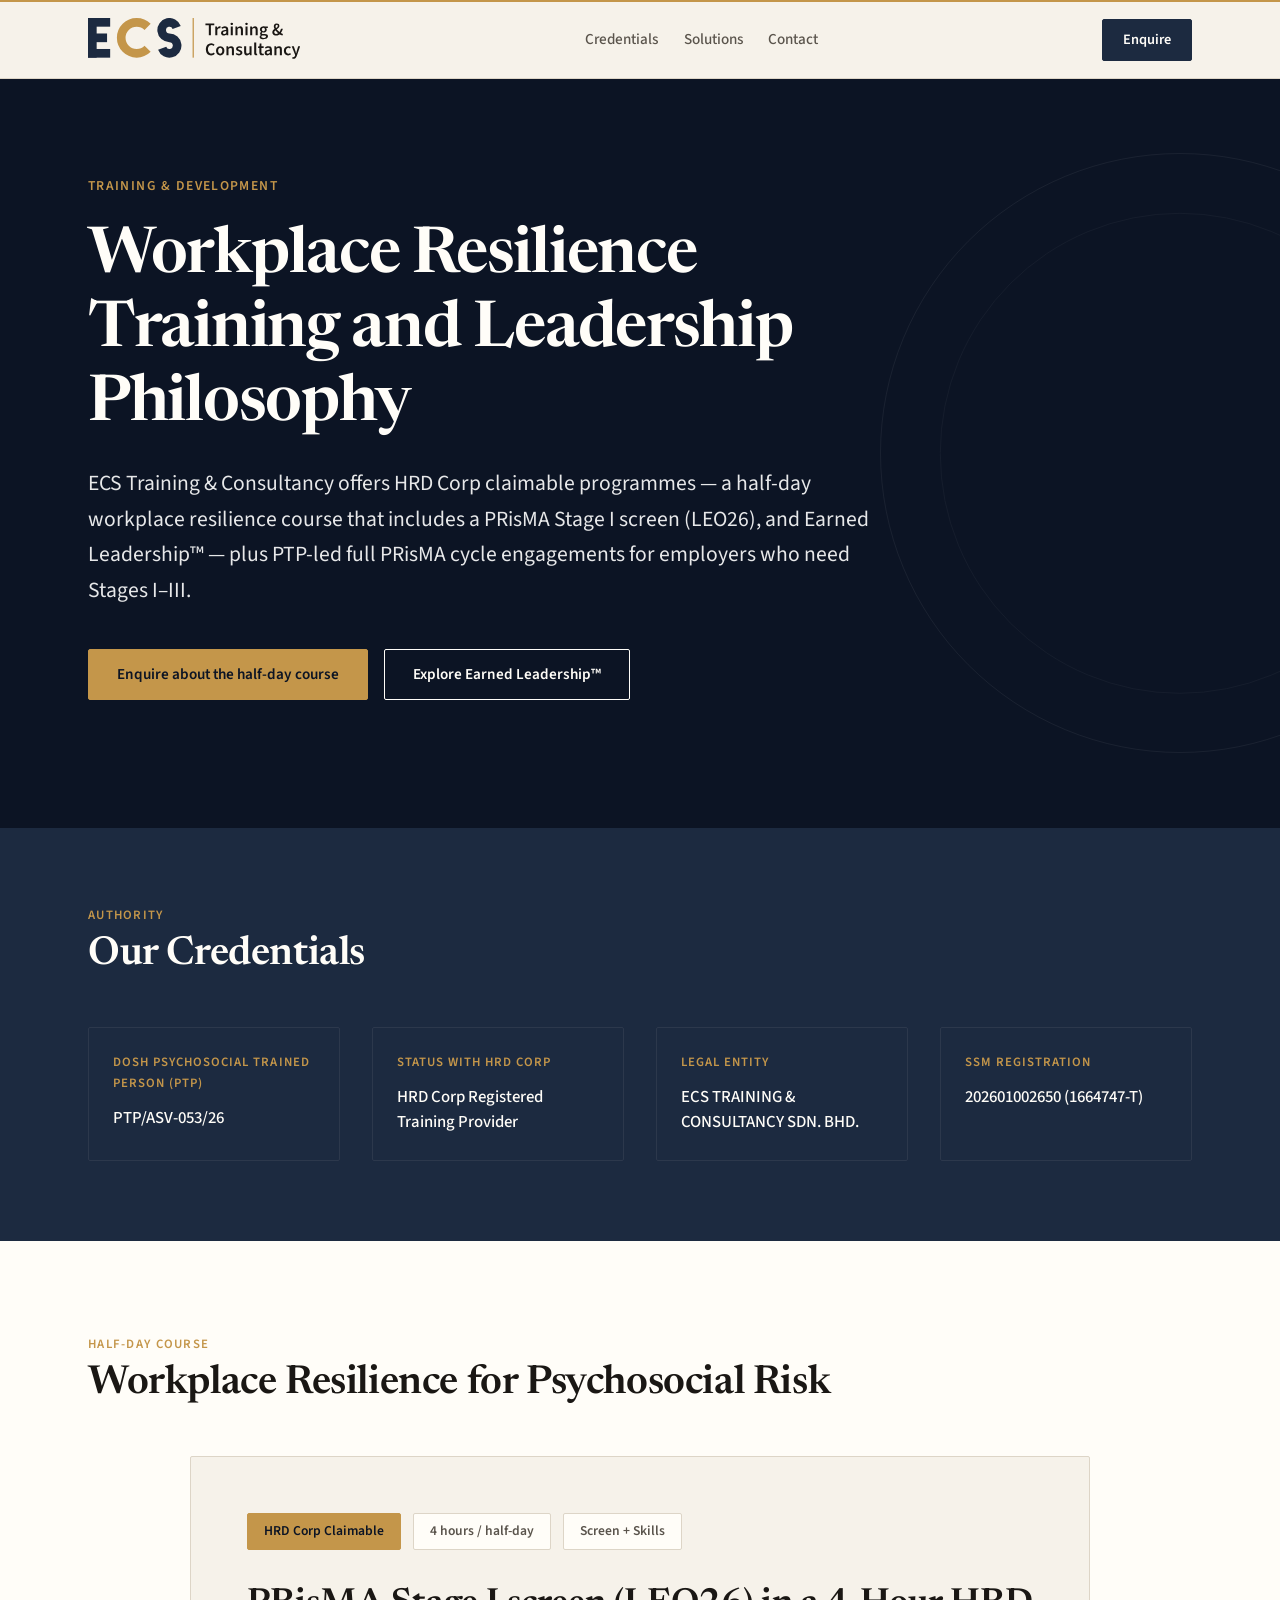
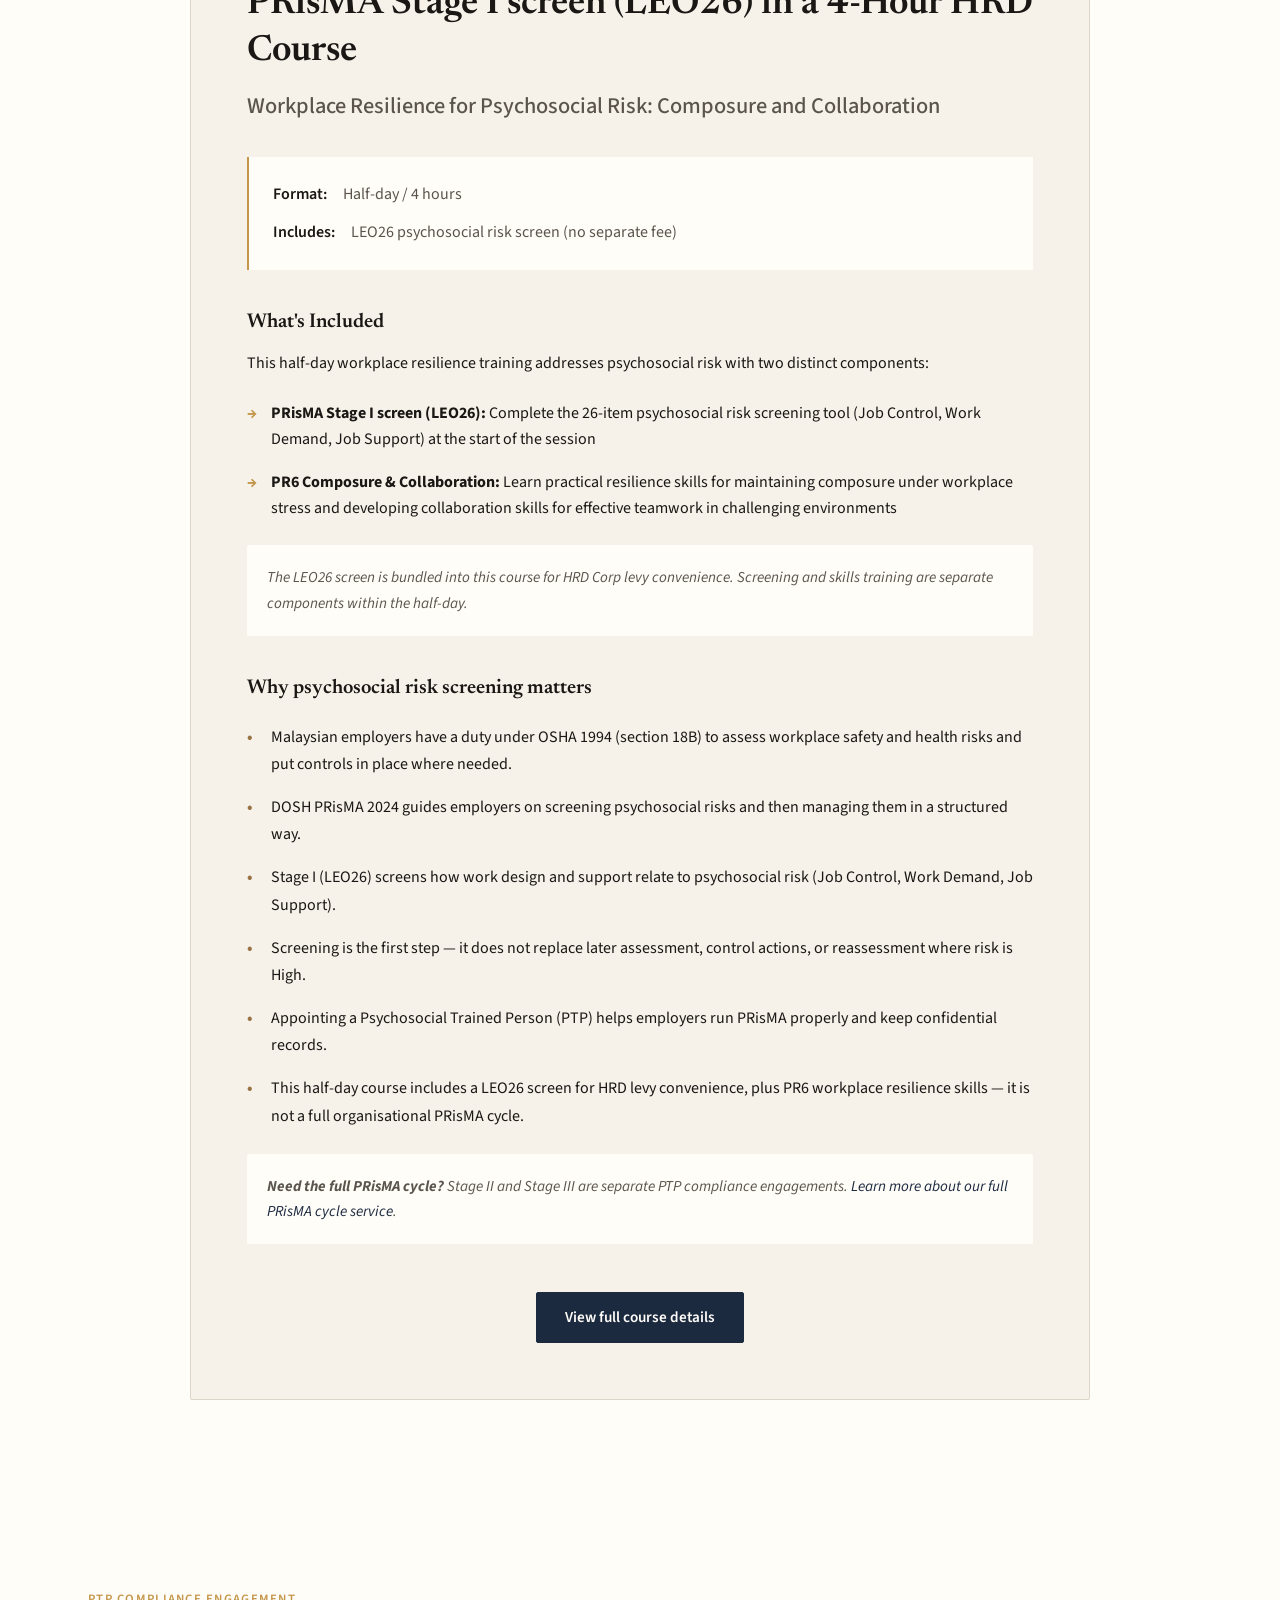
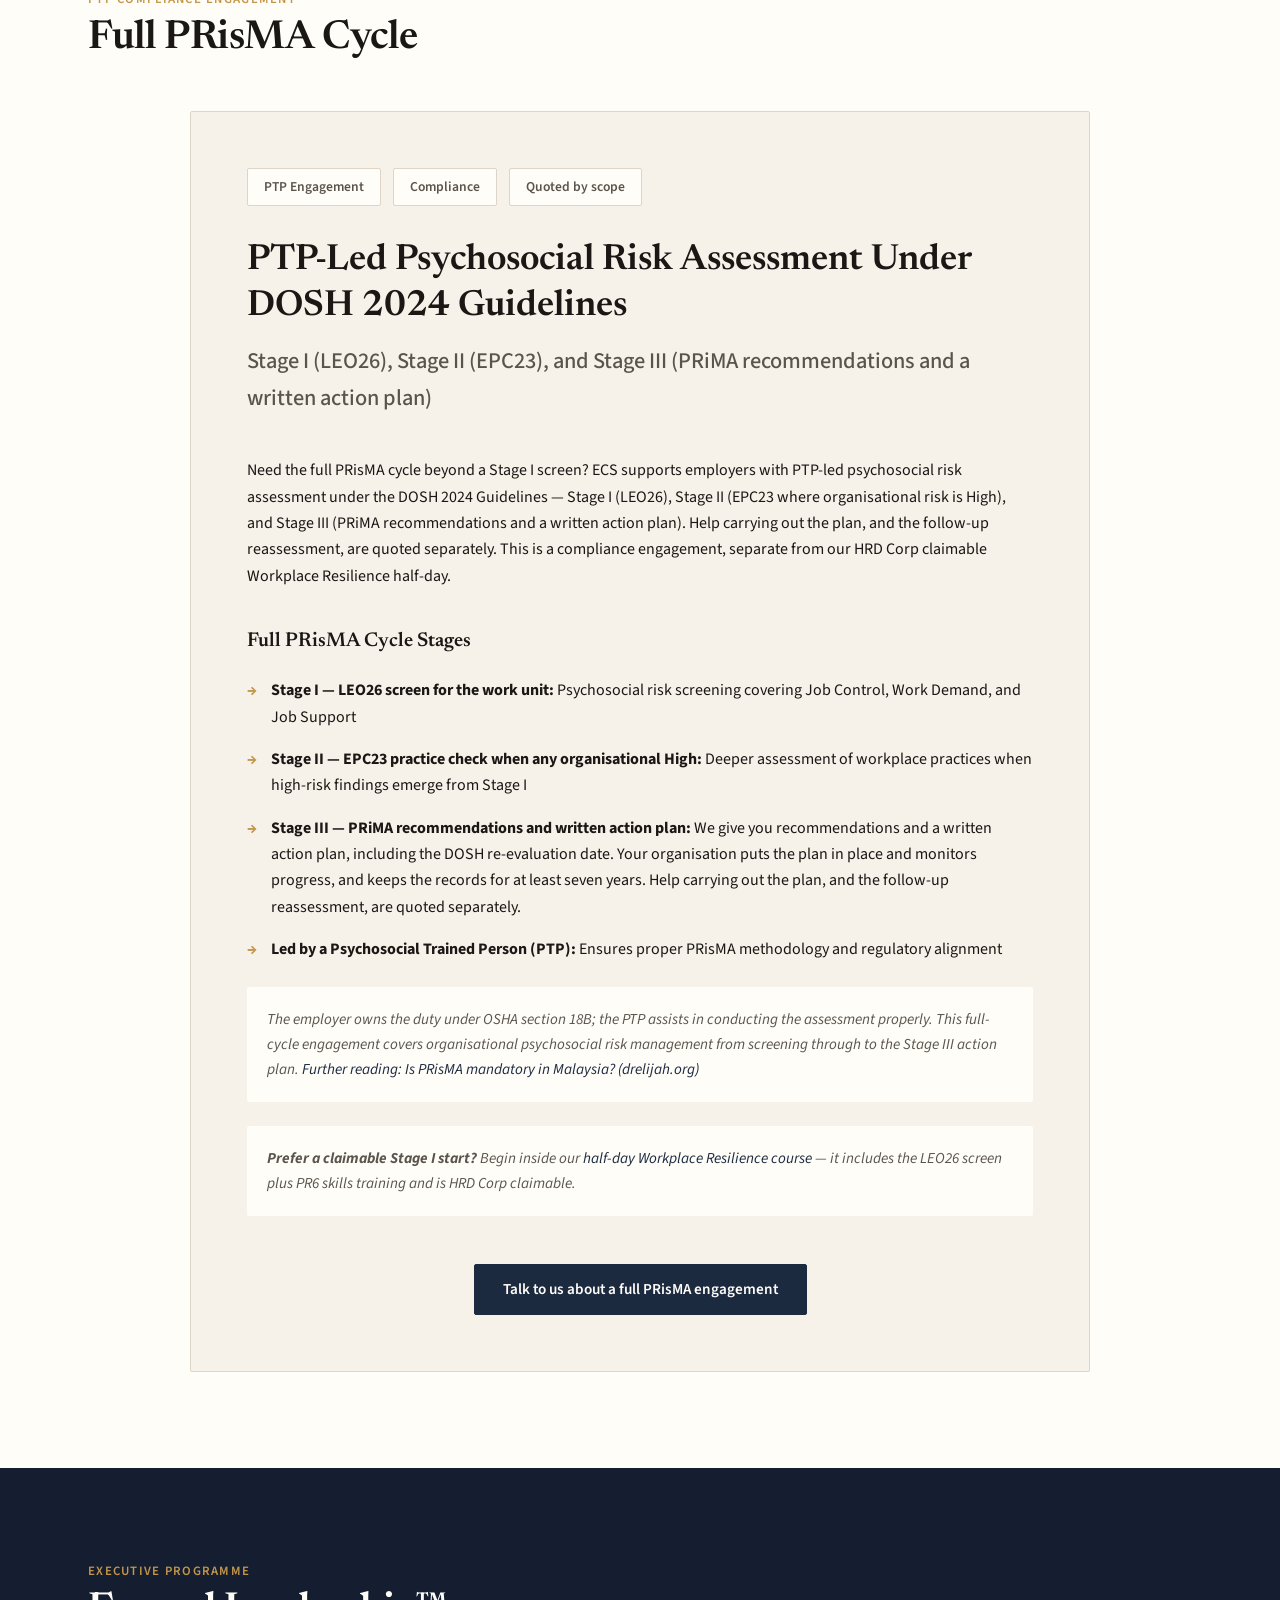
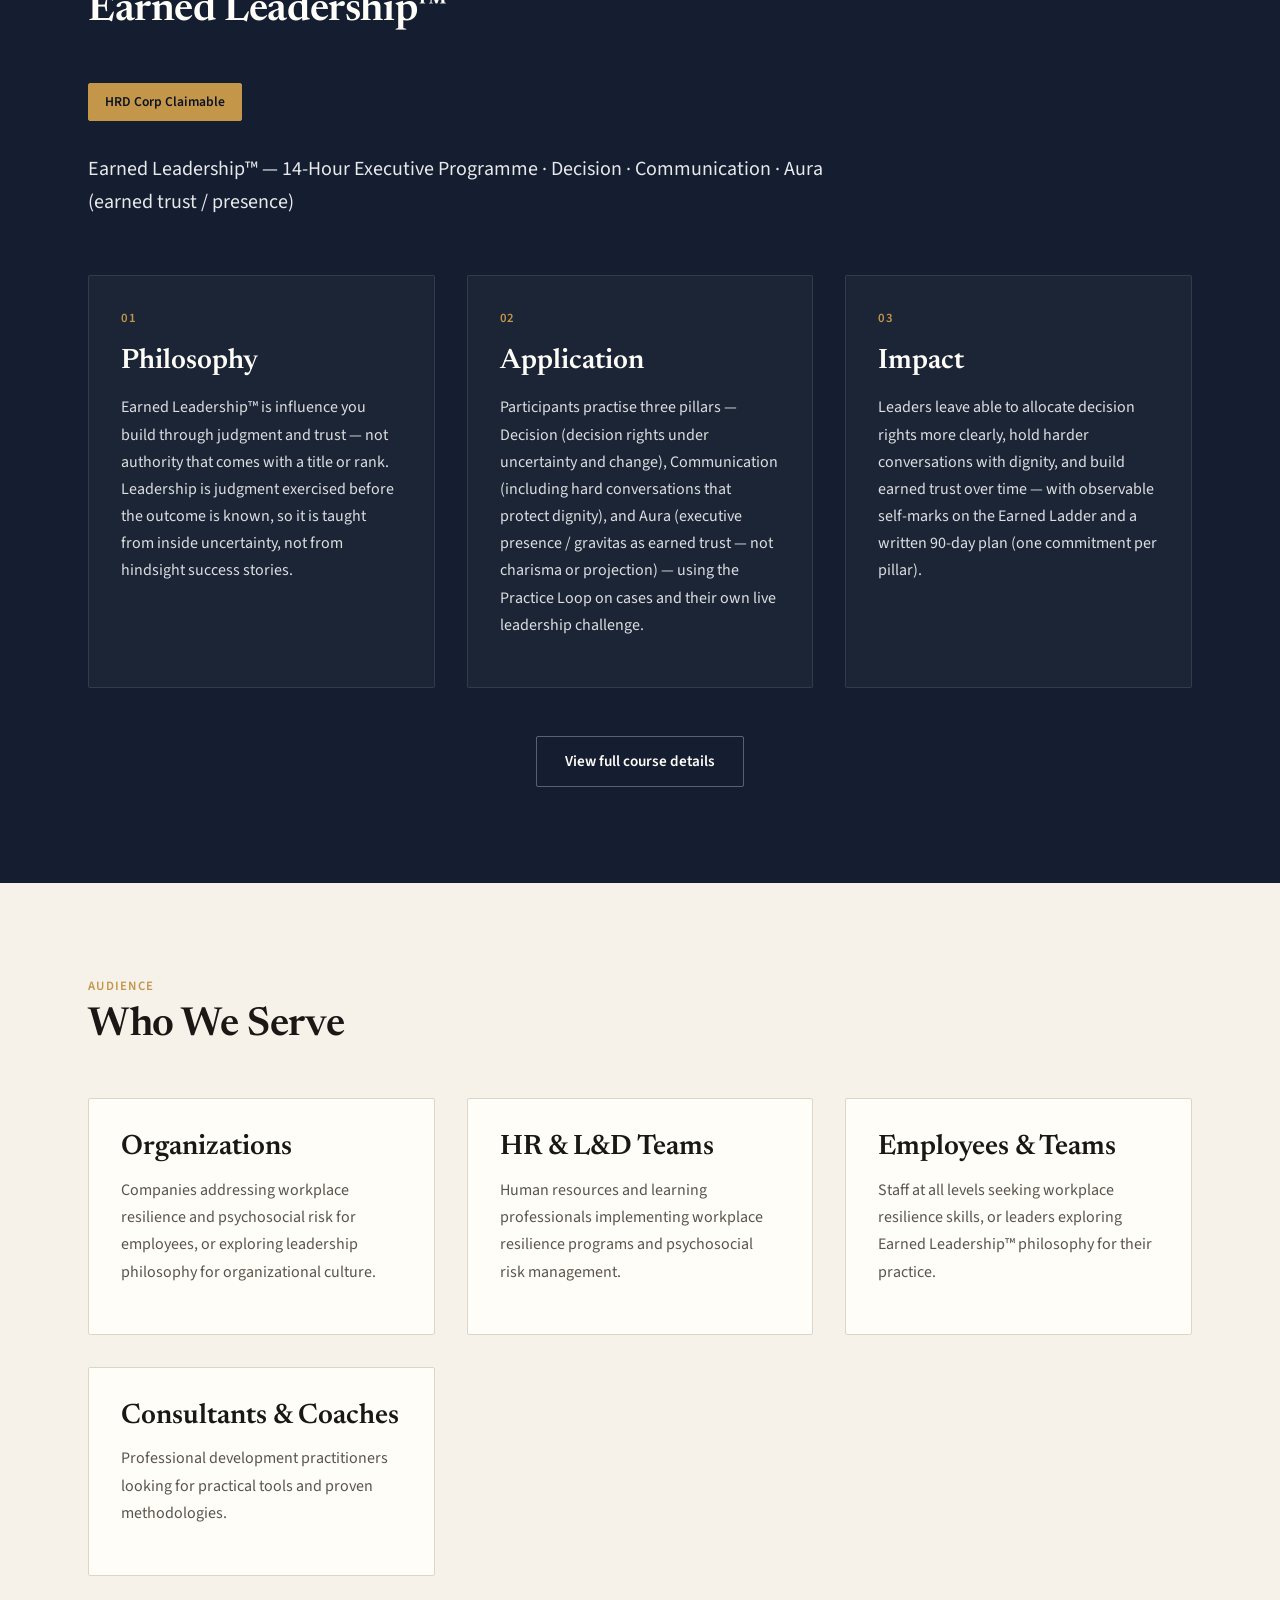
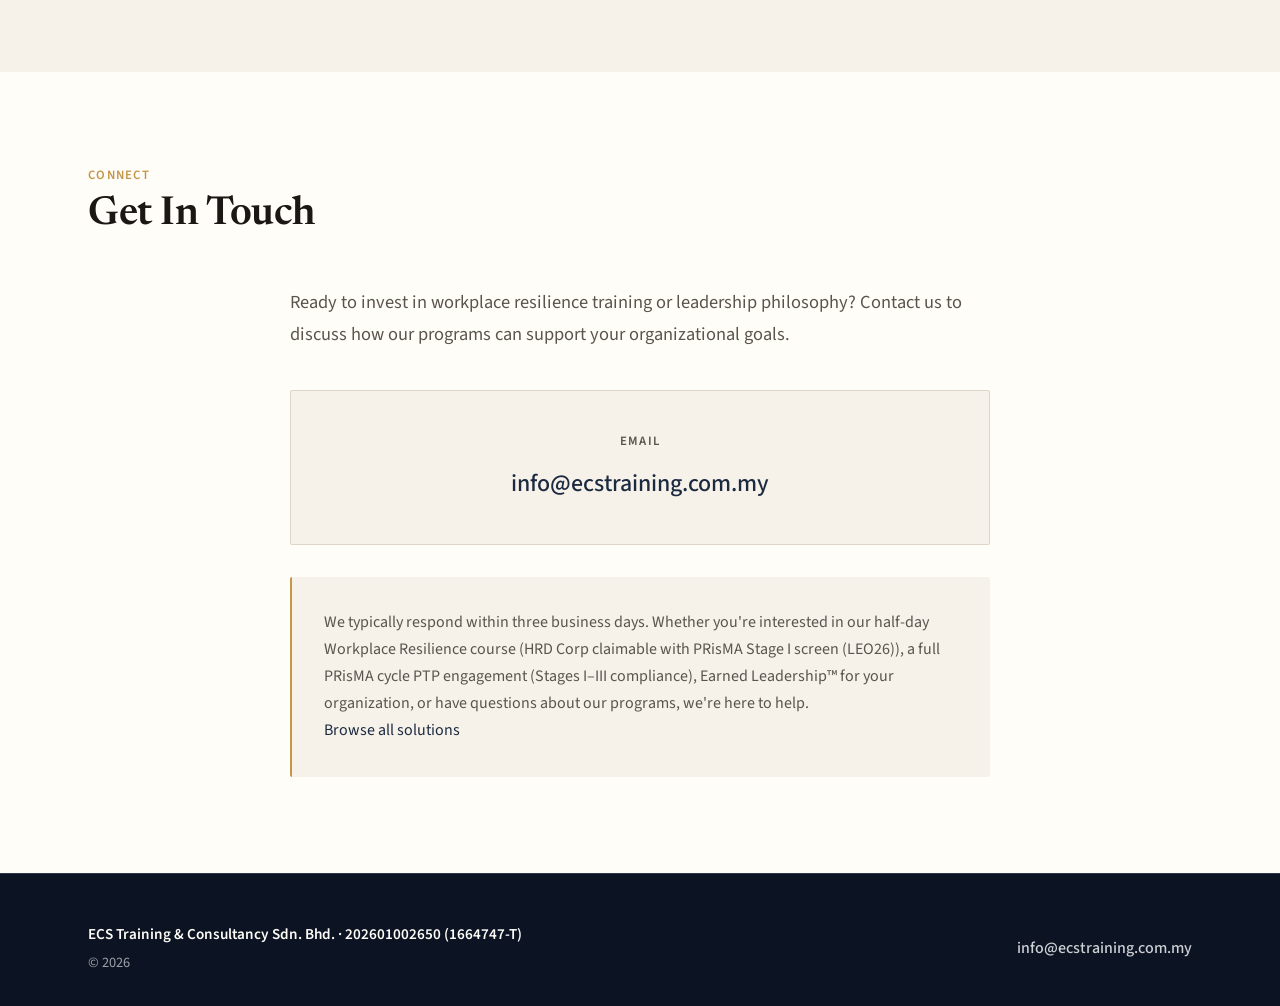
<file: index.html>
<!DOCTYPE html>
<html lang="en">
<head>
    <meta charset="UTF-8">
    <meta name="viewport" content="width=device-width, initial-scale=1.0">
    <meta name="description" content="ECS Training & Consultancy - HRD Corp claimable programmes: half-day Workplace Resilience for Psychosocial Risk (includes PRisMA Stage I screen (LEO26)) and Earned Leadership™ executive training.">
    <title>ECS Training & Consultancy | PRisMA & Earned Leadership Training</title>
    
    <!-- Canonical: prefer apex / over /index.html soft duplicate -->
    <link rel="canonical" href="https://ecstraining.com.my/">

    <!-- Open Graph -->
    <meta property="og:type" content="website">
    <meta property="og:url" content="https://ecstraining.com.my/">
    <meta property="og:site_name" content="ECS Training & Consultancy">
    <meta property="og:title" content="ECS Training & Consultancy | PRisMA & Earned Leadership Training">
    <meta property="og:description" content="ECS Training & Consultancy - HRD Corp claimable programmes: half-day Workplace Resilience for Psychosocial Risk (includes PRisMA Stage I screen (LEO26)) and Earned Leadership™ executive training.">
    <meta property="og:locale" content="en_MY">
    <meta property="og:image" content="https://ecstraining.com.my/og-image.png">
    <meta property="og:image:width" content="1200">
    <meta property="og:image:height" content="630">
    <meta property="og:image:alt" content="ECS Training & Consultancy">

    <!-- Twitter / X card -->
    <meta name="twitter:card" content="summary_large_image">
    <meta name="twitter:title" content="ECS Training & Consultancy | PRisMA & Earned Leadership Training">
    <meta name="twitter:description" content="ECS Training & Consultancy - HRD Corp claimable programmes: half-day Workplace Resilience for Psychosocial Risk (includes PRisMA Stage I screen (LEO26)) and Earned Leadership™ executive training.">
    <meta name="twitter:image" content="https://ecstraining.com.my/og-image.png">

    <!-- Favicon -->
    <link rel="icon" href="/favicon.ico" sizes="16x16 32x32 48x48">
    <link rel="apple-touch-icon" href="/apple-touch-icon.png">
    
    <link rel="preconnect" href="https://fonts.googleapis.com">
    <link rel="preconnect" href="https://fonts.gstatic.com" crossorigin>
    <link href="https://fonts.googleapis.com/css2?family=Newsreader:wght@400;500;600;700&family=Source+Sans+3:wght@400;500;600;700&display=swap" rel="stylesheet">
    <link rel="stylesheet" href="styles.css">
</head>
<body>
    <!-- Site Header -->
    <header class="site-header">
        <div class="header-rule"></div>
        <div class="container">
            <div class="header-content">
                <div class="header-brand">
                    <a href="/">
                        <img src="/ecs-header-lockup-light.svg" alt="ECS Training &amp; Consultancy" height="44" class="header-logo">
                    </a>
                </div>
                <nav class="header-nav" id="headerNav">
                    <a href="#credentials" class="nav-link">Credentials</a>
                    <a href="/courses/" class="nav-link">Solutions</a>
                    <a href="#contact" class="nav-link">Contact</a>
                </nav>
                <div class="header-cta">
                    <a href="#contact" class="btn btn-primary-small">Enquire</a>
                </div>
                <button class="nav-toggle" id="navToggle" aria-label="Toggle navigation">
                    <span></span>
                    <span></span>
                    <span></span>
                </button>
            </div>
        </div>
    </header>

    <!-- Hero Section -->
    <section class="hero">
        <div class="container">
            <div class="hero-content">
                <div class="hero-kicker">Training & Development</div>
                <h1 class="hero-title">Workplace Resilience Training and Leadership Philosophy</h1>
                <p class="hero-lede">ECS Training & Consultancy offers HRD Corp claimable programmes — a half-day workplace resilience course that includes a PRisMA Stage I screen (LEO26), and Earned Leadership™ — plus PTP-led full PRisMA cycle engagements for employers who need Stages I–III.</p>
                <div class="hero-actions">
                    <a href="/courses/workplace-resilience-leo26/" class="btn btn-primary">Enquire about the half-day course</a>
                    <a href="/courses/earned-leadership/" class="btn btn-secondary">Explore Earned Leadership™</a>
                </div>
            </div>
            <div class="hero-accent"></div>
        </div>
    </section>

    <!-- Credentials Section -->
    <section id="credentials" class="credentials">
        <div class="container">
            <h2 class="section-title">
                <span class="section-kicker">Authority</span>
                Our Credentials
            </h2>
            <div class="cred-grid">
                <div class="cred">
                    <div class="cred-label">DOSH Psychosocial Trained Person (PTP)</div>
                    <div class="cred-value">PTP/ASV-053/26</div>
                </div>
                <div class="cred">
                    <div class="cred-label">Status with HRD Corp</div>
                    <div class="cred-value">HRD Corp Registered Training Provider</div>
                </div>
                <div class="cred">
                    <div class="cred-label">Legal Entity</div>
                    <div class="cred-value">ECS TRAINING & CONSULTANCY SDN. BHD.</div>
                </div>
                <div class="cred">
                    <div class="cred-label">SSM Registration</div>
                    <div class="cred-value">202601002650 (1664747-T)</div>
                </div>
            </div>
        </div>
    </section>

    <!-- Primary Program Section -->
    <section id="programs" class="program-section">
        <div class="container">
            <h2 class="section-title">
                <span class="section-kicker">Half-day course</span>
                Workplace Resilience for Psychosocial Risk
            </h2>
            
            <div class="program-dossier">
                <div class="dossier-meta">
                    <span class="meta-tag meta-claimable">HRD Corp Claimable</span>
                    <span class="meta-tag">4 hours / half-day</span>
                    <span class="meta-tag">Screen + Skills</span>
                </div>
                
                <h3 class="dossier-title">PRisMA Stage I screen (LEO26) in a 4-Hour HRD Course</h3>
                <p class="dossier-subtitle">Workplace Resilience for Psychosocial Risk: Composure and Collaboration</p>
                
                <div class="dossier-details">
                    <div class="detail-row">
                        <span class="detail-label">Format:</span>
                        <span class="detail-value">Half-day / 4 hours</span>
                    </div>
                    <div class="detail-row">
                        <span class="detail-label">Includes:</span>
                        <span class="detail-value">LEO26 psychosocial risk screen (no separate fee)</span>
                    </div>
                </div>

                <div class="dossier-content">
                    <h4>What's Included</h4>
                    <p>This half-day workplace resilience training addresses psychosocial risk with two distinct components:</p>
                    <ul class="dossier-list">
                        <li><strong>PRisMA Stage I screen (LEO26):</strong> Complete the 26-item psychosocial risk screening tool (Job Control, Work Demand, Job Support) at the start of the session</li>
                        <li><strong>PR6 Composure & Collaboration:</strong> Learn practical resilience skills for maintaining composure under workplace stress and developing collaboration skills for effective teamwork in challenging environments</li>
                    </ul>
                    <p class="dossier-note"><em>The LEO26 screen is bundled into this course for HRD Corp levy convenience. Screening and skills training are separate components within the half-day.</em></p>

                    <h4>Why psychosocial risk screening matters</h4>
                    <ul class="compliance-list">
                        <li>Malaysian employers have a duty under OSHA 1994 (section 18B) to assess workplace safety and health risks and put controls in place where needed.</li>
                        <li>DOSH PRisMA 2024 guides employers on screening psychosocial risks and then managing them in a structured way.</li>
                        <li>Stage I (LEO26) screens how work design and support relate to psychosocial risk (Job Control, Work Demand, Job Support).</li>
                        <li>Screening is the first step — it does not replace later assessment, control actions, or reassessment where risk is High.</li>
                        <li>Appointing a Psychosocial Trained Person (PTP) helps employers run PRisMA properly and keep confidential records.</li>
                        <li>This half-day course includes a LEO26 screen for HRD levy convenience, plus PR6 workplace resilience skills — it is not a full organisational PRisMA cycle.</li>
                    </ul>
                    
                    <p class="dossier-note"><strong>Need the full PRisMA cycle?</strong> Stage II and Stage III are separate PTP compliance engagements. <a href="#prisma-cycle">Learn more about our full PRisMA cycle service</a>.</p>
                </div>

                <div class="dossier-cta">
                    <a href="/courses/workplace-resilience-leo26/" class="btn btn-primary">View full course details</a>
                </div>
            </div>
        </div>
    </section>

    <!-- Full PRisMA Cycle Section -->
    <section id="prisma-cycle" class="program-section prisma-cycle-section">
        <div class="container">
            <h2 class="section-title">
                <span class="section-kicker">PTP Compliance Engagement</span>
                Full PRisMA Cycle
            </h2>
            
            <div class="program-dossier">
                <div class="dossier-meta">
                    <span class="meta-tag">PTP Engagement</span>
                    <span class="meta-tag">Compliance</span>
                    <span class="meta-tag">Quoted by scope</span>
                </div>
                
                <h3 class="dossier-title">PTP-Led Psychosocial Risk Assessment Under DOSH 2024 Guidelines</h3>
                <p class="dossier-subtitle">Stage I (LEO26), Stage II (EPC23), and Stage III (PRiMA recommendations and a written action plan)</p>
                
                <div class="dossier-content">
                    <p>Need the full PRisMA cycle beyond a Stage I screen? ECS supports employers with PTP-led psychosocial risk assessment under the DOSH 2024 Guidelines — Stage I (LEO26), Stage II (EPC23 where organisational risk is High), and Stage III (PRiMA recommendations and a written action plan). Help carrying out the plan, and the follow-up reassessment, are quoted separately. This is a compliance engagement, separate from our HRD Corp claimable Workplace Resilience half-day.</p>
                    
                    <h4>Full PRisMA Cycle Stages</h4>
                    <ul class="dossier-list">
                        <li><strong>Stage I — LEO26 screen for the work unit:</strong> Psychosocial risk screening covering Job Control, Work Demand, and Job Support</li>
                        <li><strong>Stage II — EPC23 practice check when any organisational High:</strong> Deeper assessment of workplace practices when high-risk findings emerge from Stage I</li>
                        <li><strong>Stage III — PRiMA recommendations and written action plan:</strong> We give you recommendations and a written action plan, including the DOSH re-evaluation date. Your organisation puts the plan in place and monitors progress, and keeps the records for at least seven years. Help carrying out the plan, and the follow-up reassessment, are quoted separately.</li>
                        <li><strong>Led by a Psychosocial Trained Person (PTP):</strong> Ensures proper PRisMA methodology and regulatory alignment</li>
                    </ul>
                    
                    <p class="dossier-note"><em>The employer owns the duty under OSHA section 18B; the PTP assists in conducting the assessment properly. This full-cycle engagement covers organisational psychosocial risk management from screening through to the Stage III action plan.</em> <a href="https://drelijah.org/is-prisma-mandatory-malaysia" target="_blank" rel="noopener">Further reading: Is PRisMA mandatory in Malaysia? (drelijah.org)</a></p>
                    
                    <p class="dossier-note"><strong>Prefer a claimable Stage I start?</strong> Begin inside our <a href="/courses/workplace-resilience-leo26/">half-day Workplace Resilience course</a> — it includes the LEO26 screen plus PR6 skills training and is HRD Corp claimable.</p>
                </div>

                <div class="dossier-cta">
                    <a href="mailto:info@ecstraining.com.my?subject=Full%20PRisMA%20engagement" class="btn btn-primary">Talk to us about a full PRisMA engagement</a>
                </div>
            </div>
        </div>
    </section>

    <!-- Earned Leadership Section -->
    <section id="earned-leadership" class="el-section">
        <div class="container">
            <h2 class="section-title section-title-light">
                <span class="section-kicker">Executive Programme</span>
                Earned Leadership™
            </h2>
            <div class="dossier-meta">
                <span class="meta-tag meta-claimable">HRD Corp Claimable</span>
            </div>
            <p class="el-intro">Earned Leadership™ — 14-Hour Executive Programme · Decision · Communication · Aura (earned trust / presence)</p>
            
            <div class="el-grid">
                <div class="el-card">
                    <div class="el-number">01</div>
                    <h3>Philosophy</h3>
                    <p>Earned Leadership™ is influence you build through judgment and trust — not authority that comes with a title or rank. Leadership is judgment exercised before the outcome is known, so it is taught from inside uncertainty, not from hindsight success stories.</p>
                </div>
                <div class="el-card">
                    <div class="el-number">02</div>
                    <h3>Application</h3>
                    <p>Participants practise three pillars — Decision (decision rights under uncertainty and change), Communication (including hard conversations that protect dignity), and Aura (executive presence / gravitas as earned trust — not charisma or projection) — using the Practice Loop on cases and their own live leadership challenge.</p>
                </div>
                <div class="el-card">
                    <div class="el-number">03</div>
                    <h3>Impact</h3>
                    <p>Leaders leave able to allocate decision rights more clearly, hold harder conversations with dignity, and build earned trust over time — with observable self-marks on the Earned Ladder and a written 90-day plan (one commitment per pillar).</p>
                </div>
            </div>

            <div class="el-cta">
                <a href="/courses/earned-leadership/" class="btn btn-secondary-light">View full course details</a>
            </div>
        </div>
    </section>

    <!-- Who We Serve Section -->
    <section id="who-we-serve" class="serve-section">
        <div class="container">
            <h2 class="section-title">
                <span class="section-kicker">Audience</span>
                Who We Serve
            </h2>
            <div class="serve-grid">
                <div class="serve-card">
                    <h3>Organizations</h3>
                    <p>Companies addressing workplace resilience and psychosocial risk for employees, or exploring leadership philosophy for organizational culture.</p>
                </div>
                <div class="serve-card">
                    <h3>HR & L&D Teams</h3>
                    <p>Human resources and learning professionals implementing workplace resilience programs and psychosocial risk management.</p>
                </div>
                <div class="serve-card">
                    <h3>Employees & Teams</h3>
                    <p>Staff at all levels seeking workplace resilience skills, or leaders exploring Earned Leadership™ philosophy for their practice.</p>
                </div>
                <div class="serve-card">
                    <h3>Consultants & Coaches</h3>
                    <p>Professional development practitioners looking for practical tools and proven methodologies.</p>
                </div>
            </div>
        </div>
    </section>

    <!-- Contact Section -->
    <section id="contact" class="contact-section">
        <div class="container">
            <h2 class="section-title">
                <span class="section-kicker">Connect</span>
                Get In Touch
            </h2>
            <div class="contact-content">
                <p class="contact-intro">Ready to invest in workplace resilience training or leadership philosophy? Contact us to discuss how our programs can support your organizational goals.</p>
                
                <div class="contact-card">
                    <div class="contact-label">Email</div>
                    <a href="mailto:info@ecstraining.com.my" class="contact-link">info@ecstraining.com.my</a>
                </div>

                <div class="contact-note">
                    <p>We typically respond within three business days. Whether you're interested in our half-day Workplace Resilience course (HRD Corp claimable with PRisMA Stage I screen (LEO26)), a full PRisMA cycle PTP engagement (Stages I–III compliance), Earned Leadership™ for your organization, or have questions about our programs, we're here to help.</p>
                    <p><a href="/courses/">Browse all solutions</a></p>
                </div>
            </div>
        </div>
    </section>

    <!-- Footer -->
    <footer class="site-footer">
        <div class="container">
            <div class="footer-content">
                <div class="footer-company">
                    <p class="footer-legal">ECS Training & Consultancy Sdn. Bhd. · 202601002650 (1664747-T)</p>
                    <p class="footer-year">&copy; 2026</p>
                </div>
                <div class="footer-contact">
                    <a href="mailto:info@ecstraining.com.my">info@ecstraining.com.my</a>
                </div>
            </div>
        </div>
    </footer>

    <script type="application/ld+json">
    {
        "@context": "https://schema.org",
        "@graph": [
            {
                "@type": "Organization",
                "@id": "https://ecstraining.com.my/#organization",
                "name": "ECS Training & Consultancy Sdn. Bhd.",
                "legalName": "ECS TRAINING & CONSULTANCY SDN. BHD.",
                "url": "https://ecstraining.com.my/",
                "logo": "https://ecstraining.com.my/ecs-header-lockup-light.svg",
                "email": "info@ecstraining.com.my",
                "identifier": {
                    "@type": "PropertyValue",
                    "propertyID": "SSM",
                    "value": "202601002650 (1664747-T)"
                },
                "sameAs": [
                    "https://drelijah.org/"
                ],
                "employee": {
                    "@id": "https://ecstraining.com.my/#elijah-ting"
                }
            },
            {
                "@type": "Person",
                "@id": "https://ecstraining.com.my/#elijah-ting",
                "name": "Elijah Ting, ED – L&D",
                "alternateName": [
                    "Dr Elijah Ting",
                    "Ting Moi Kieng"
                ],
                "jobTitle": "Principal Consultant & Lead Trainer",
                "url": "https://drelijah.org",
                "sameAs": [
                    "https://drelijah.org/"
                ],
                "worksFor": {
                    "@id": "https://ecstraining.com.my/#organization"
                }
            },
            {
                "@type": "WebSite",
                "@id": "https://ecstraining.com.my/#website",
                "url": "https://ecstraining.com.my/",
                "name": "ECS Training & Consultancy",
                "publisher": {
                    "@id": "https://ecstraining.com.my/#organization"
                }
            },
            {
                "@type": "WebPage",
                "@id": "https://ecstraining.com.my/#webpage",
                "url": "https://ecstraining.com.my/",
                "name": "ECS Training & Consultancy | PRisMA & Earned Leadership Training",
                "description": "ECS Training & Consultancy - HRD Corp claimable programmes: half-day Workplace Resilience for Psychosocial Risk (includes PRisMA Stage I screen (LEO26)) and Earned Leadership™ executive training.",
                "isPartOf": {
                    "@id": "https://ecstraining.com.my/#website"
                },
                "about": {
                    "@id": "https://ecstraining.com.my/#organization"
                }
            }
        ]
    }
    </script>

    <script>
        // Mobile nav toggle
        const navToggle = document.getElementById('navToggle');
        const headerNav = document.getElementById('headerNav');
        
        navToggle.addEventListener('click', () => {
            headerNav.classList.toggle('active');
            navToggle.classList.toggle('active');
        });

        // Close mobile nav when clicking a link
        document.querySelectorAll('.nav-link').forEach(link => {
            link.addEventListener('click', () => {
                headerNav.classList.remove('active');
                navToggle.classList.remove('active');
            });
        });

        // Sticky header
        let lastScroll = 0;
        const header = document.querySelector('.site-header');
        
        window.addEventListener('scroll', () => {
            const currentScroll = window.pageYOffset;
            
            if (currentScroll > 100) {
                header.classList.add('scrolled');
            } else {
                header.classList.remove('scrolled');
            }
            
            lastScroll = currentScroll;
        });
    </script>
</body>
</html>
</file>
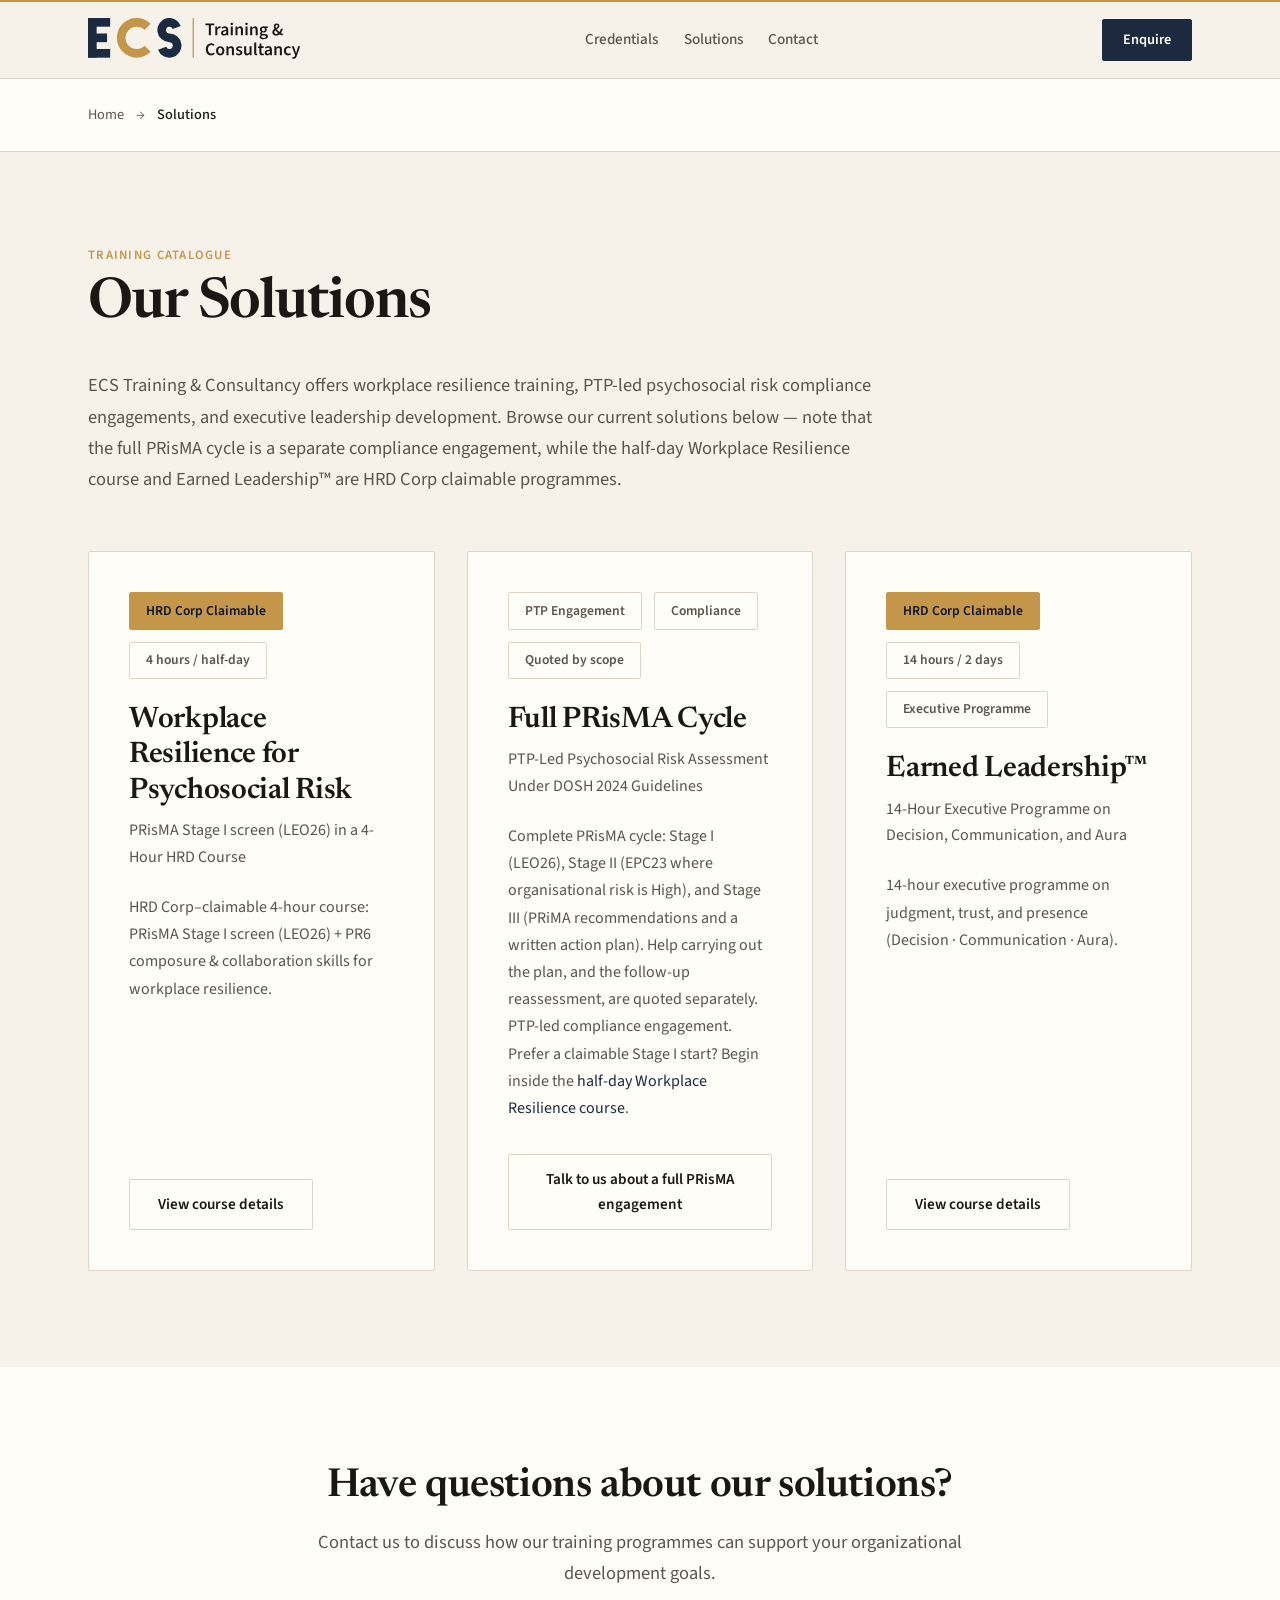
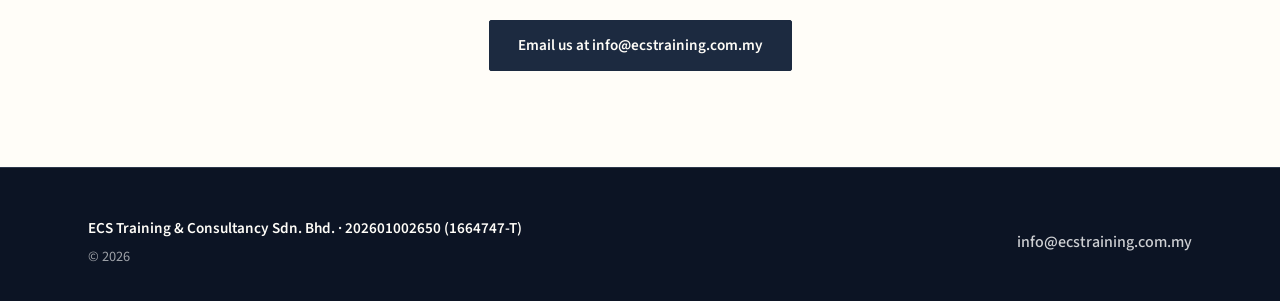
<file: courses/index.html>
<!DOCTYPE html>
<html lang="en">
<head>
    <meta charset="UTF-8">
    <meta name="viewport" content="width=device-width, initial-scale=1.0">
    <meta name="description" content="Browse ECS Training & Consultancy's HRD Corp claimable course catalogue: Workplace Resilience for Psychosocial Risk (includes PRisMA Stage I screen (LEO26)), and Earned Leadership™ executive programme.">
    <title>Solutions | ECS Training & Consultancy</title>
    <link rel="canonical" href="https://ecstraining.com.my/courses/">
    
    <!-- Favicon -->
    <link rel="icon" href="/favicon.ico" sizes="16x16 32x32 48x48">
    <link rel="apple-touch-icon" href="/apple-touch-icon.png">
    
    <link rel="preconnect" href="https://fonts.googleapis.com">
    <link rel="preconnect" href="https://fonts.gstatic.com" crossorigin>
    <link href="https://fonts.googleapis.com/css2?family=Newsreader:wght@400;500;600;700&family=Source+Sans+3:wght@400;500;600;700&display=swap" rel="stylesheet">
    <link rel="stylesheet" href="../styles.css">
    
    <!-- Open Graph -->
    <meta property="og:type" content="website">
    <meta property="og:title" content="Solutions | ECS Training & Consultancy">
    <meta property="og:description" content="Browse ECS Training & Consultancy's HRD Corp claimable course catalogue: Workplace Resilience for Psychosocial Risk (includes PRisMA Stage I screen (LEO26)), and Earned Leadership™ executive programme.">
    <meta property="og:url" content="https://ecstraining.com.my/courses/">
    <meta property="og:image" content="https://ecstraining.com.my/og-image.png">
    <meta property="og:image:width" content="1200">
    <meta property="og:image:height" content="630">
    <meta property="og:image:alt" content="ECS Training & Consultancy">
    
    <!-- Twitter Card -->
    <meta name="twitter:card" content="summary_large_image">
    <meta name="twitter:title" content="Solutions | ECS Training & Consultancy">
    <meta name="twitter:description" content="Browse ECS Training & Consultancy's HRD Corp claimable course catalogue: Workplace Resilience for Psychosocial Risk (includes PRisMA Stage I screen (LEO26)), and Earned Leadership™ executive programme.">
    <meta name="twitter:image" content="https://ecstraining.com.my/og-image.png">
</head>
<body>
    <!-- Site Header -->
    <header class="site-header">
        <div class="header-rule"></div>
        <div class="container">
            <div class="header-content">
                <div class="header-brand">
                    <a href="/">
                        <img src="/ecs-header-lockup-light.svg" alt="ECS Training &amp; Consultancy" height="44" class="header-logo">
                    </a>
                </div>
                <nav class="header-nav" id="headerNav">
                    <a href="/#credentials" class="nav-link">Credentials</a>
                    <a href="/courses/" class="nav-link">Solutions</a>
                    <a href="/#contact" class="nav-link">Contact</a>
                </nav>
                <div class="header-cta">
                    <a href="mailto:info@ecstraining.com.my" class="btn btn-primary-small">Enquire</a>
                </div>
                <button class="nav-toggle" id="navToggle" aria-label="Toggle navigation">
                    <span></span>
                    <span></span>
                    <span></span>
                </button>
            </div>
        </div>
    </header>

    <!-- Breadcrumb -->
    <section class="breadcrumb-section">
        <div class="container">
            <nav class="breadcrumb" aria-label="Breadcrumb">
                <a href="/" class="breadcrumb-link">Home</a>
                <span class="breadcrumb-separator">→</span>
                <span class="breadcrumb-current">Solutions</span>
            </nav>
        </div>
    </section>

    <!-- Courses Catalogue -->
    <section class="catalogue-section">
        <div class="container">
            <h1 class="page-title">
                <span class="page-kicker">Training Catalogue</span>
                Our Solutions
            </h1>
            <p class="catalogue-intro">ECS Training & Consultancy offers workplace resilience training, PTP-led psychosocial risk compliance engagements, and executive leadership development. Browse our current solutions below — note that the full PRisMA cycle is a separate compliance engagement, while the half-day Workplace Resilience course and Earned Leadership™ are HRD Corp claimable programmes.</p>
            
            <div class="course-cards">
                <!-- Course A: Workplace Resilience -->
                <article class="course-card">
                    <div class="course-card-header">
                        <div class="course-meta">
                            <span class="meta-tag meta-claimable">HRD Corp Claimable</span>
                            <span class="meta-tag">4 hours / half-day</span>
                        </div>
                        <h2 class="course-card-title">
                            <a href="/courses/workplace-resilience-leo26/">Workplace Resilience for Psychosocial Risk</a>
                        </h2>
                        <p class="course-card-subtitle">PRisMA Stage I screen (LEO26) in a 4-Hour HRD Course</p>
                    </div>
                    <div class="course-card-body">
                        <p>HRD Corp–claimable 4-hour course: PRisMA Stage I screen (LEO26) + PR6 composure & collaboration skills for workplace resilience.</p>
                    </div>
                    <div class="course-card-footer">
                        <a href="/courses/workplace-resilience-leo26/" class="btn btn-secondary">View course details</a>
                    </div>
                </article>

                <!-- Course B: Full PRisMA Cycle -->
                <article class="course-card">
                    <div class="course-card-header">
                        <div class="course-meta">
                            <span class="meta-tag">PTP Engagement</span>
                            <span class="meta-tag">Compliance</span>
                            <span class="meta-tag">Quoted by scope</span>
                        </div>
                        <h2 class="course-card-title">
                            <a href="/#prisma-cycle">Full PRisMA Cycle</a>
                        </h2>
                        <p class="course-card-subtitle">PTP-Led Psychosocial Risk Assessment Under DOSH 2024 Guidelines</p>
                    </div>
                    <div class="course-card-body">
                        <p>Complete PRisMA cycle: Stage I (LEO26), Stage II (EPC23 where organisational risk is High), and Stage III (PRiMA recommendations and a written action plan). Help carrying out the plan, and the follow-up reassessment, are quoted separately. PTP-led compliance engagement. Prefer a claimable Stage I start? Begin inside the <a href="/courses/workplace-resilience-leo26/">half-day Workplace Resilience course</a>.</p>
                    </div>
                    <div class="course-card-footer">
                        <a href="mailto:info@ecstraining.com.my?subject=Full%20PRisMA%20engagement" class="btn btn-secondary">Talk to us about a full PRisMA engagement</a>
                    </div>
                </article>

                <!-- Course C: Earned Leadership -->
                <article class="course-card">
                    <div class="course-card-header">
                        <div class="course-meta">
                            <span class="meta-tag meta-claimable">HRD Corp Claimable</span>
                            <span class="meta-tag">14 hours / 2 days</span>
                            <span class="meta-tag">Executive Programme</span>
                        </div>
                        <h2 class="course-card-title">
                            <a href="/courses/earned-leadership/">Earned Leadership™</a>
                        </h2>
                        <p class="course-card-subtitle">14-Hour Executive Programme on Decision, Communication, and Aura</p>
                    </div>
                    <div class="course-card-body">
                        <p>14-hour executive programme on judgment, trust, and presence (Decision · Communication · Aura).</p>
                    </div>
                    <div class="course-card-footer">
                        <a href="/courses/earned-leadership/" class="btn btn-secondary">View course details</a>
                    </div>
                </article>
            </div>
        </div>
    </section>

    <!-- Contact CTA -->
    <section class="cta-section">
        <div class="container">
            <div class="cta-content">
                <h2>Have questions about our solutions?</h2>
                <p>Contact us to discuss how our training programmes can support your organizational development goals.</p>
                <a href="mailto:info@ecstraining.com.my" class="btn btn-primary">Email us at info@ecstraining.com.my</a>
            </div>
        </div>
    </section>

    <!-- Footer -->
    <footer class="site-footer">
        <div class="container">
            <div class="footer-content">
                <div class="footer-company">
                    <p class="footer-legal">ECS Training & Consultancy Sdn. Bhd. · 202601002650 (1664747-T)</p>
                    <p class="footer-year">&copy; 2026</p>
                </div>
                <div class="footer-contact">
                    <a href="mailto:info@ecstraining.com.my">info@ecstraining.com.my</a>
                </div>
            </div>
        </div>
    </footer>

    <script type="application/ld+json">
    {
        "@context": "https://schema.org",
        "@graph": [
            {
                "@type": "Organization",
                "@id": "https://ecstraining.com.my/#organization",
                "name": "ECS Training & Consultancy Sdn. Bhd.",
                "legalName": "ECS TRAINING & CONSULTANCY SDN. BHD.",
                "url": "https://ecstraining.com.my/",
                "logo": "https://ecstraining.com.my/ecs-header-lockup-light.svg",
                "email": "info@ecstraining.com.my",
                "identifier": {
                    "@type": "PropertyValue",
                    "propertyID": "SSM",
                    "value": "202601002650 (1664747-T)"
                },
                "sameAs": [
                    "https://drelijah.org/"
                ],
                "employee": {
                    "@id": "https://ecstraining.com.my/#elijah-ting"
                }
            },
            {
                "@type": "Person",
                "@id": "https://ecstraining.com.my/#elijah-ting",
                "name": "Elijah Ting, ED – L&D",
                "alternateName": [
                    "Dr Elijah Ting",
                    "Ting Moi Kieng"
                ],
                "jobTitle": "Principal Consultant & Lead Trainer",
                "url": "https://drelijah.org",
                "sameAs": [
                    "https://drelijah.org/"
                ],
                "worksFor": {
                    "@id": "https://ecstraining.com.my/#organization"
                }
            },
            {
                "@type": "WebPage",
                "@id": "https://ecstraining.com.my/courses/#webpage",
                "url": "https://ecstraining.com.my/courses/",
                "name": "Solutions | ECS Training & Consultancy",
                "description": "Browse ECS Training & Consultancy's HRD Corp claimable course catalogue: Workplace Resilience for Psychosocial Risk (includes PRisMA Stage I screen (LEO26)), and Earned Leadership™ executive programme.",
                "isPartOf": {
                    "@id": "https://ecstraining.com.my/#website"
                },
                "about": {
                    "@id": "https://ecstraining.com.my/#organization"
                }
            },
            {
                "@type": "WebSite",
                "@id": "https://ecstraining.com.my/#website",
                "url": "https://ecstraining.com.my/",
                "name": "ECS Training & Consultancy",
                "publisher": {
                    "@id": "https://ecstraining.com.my/#organization"
                }
            }
        ]
    }
    </script>

    <script>
        // Mobile nav toggle
        const navToggle = document.getElementById('navToggle');
        const headerNav = document.getElementById('headerNav');
        
        navToggle.addEventListener('click', () => {
            headerNav.classList.toggle('active');
            navToggle.classList.toggle('active');
        });

        // Close mobile nav when clicking a link
        document.querySelectorAll('.nav-link').forEach(link => {
            link.addEventListener('click', () => {
                headerNav.classList.remove('active');
                navToggle.classList.remove('active');
            });
        });

        // Sticky header
        let lastScroll = 0;
        const header = document.querySelector('.site-header');
        
        window.addEventListener('scroll', () => {
            const currentScroll = window.pageYOffset;
            
            if (currentScroll > 100) {
                header.classList.add('scrolled');
            } else {
                header.classList.remove('scrolled');
            }
            
            lastScroll = currentScroll;
        });
    </script>
</body>
</html>
</file>
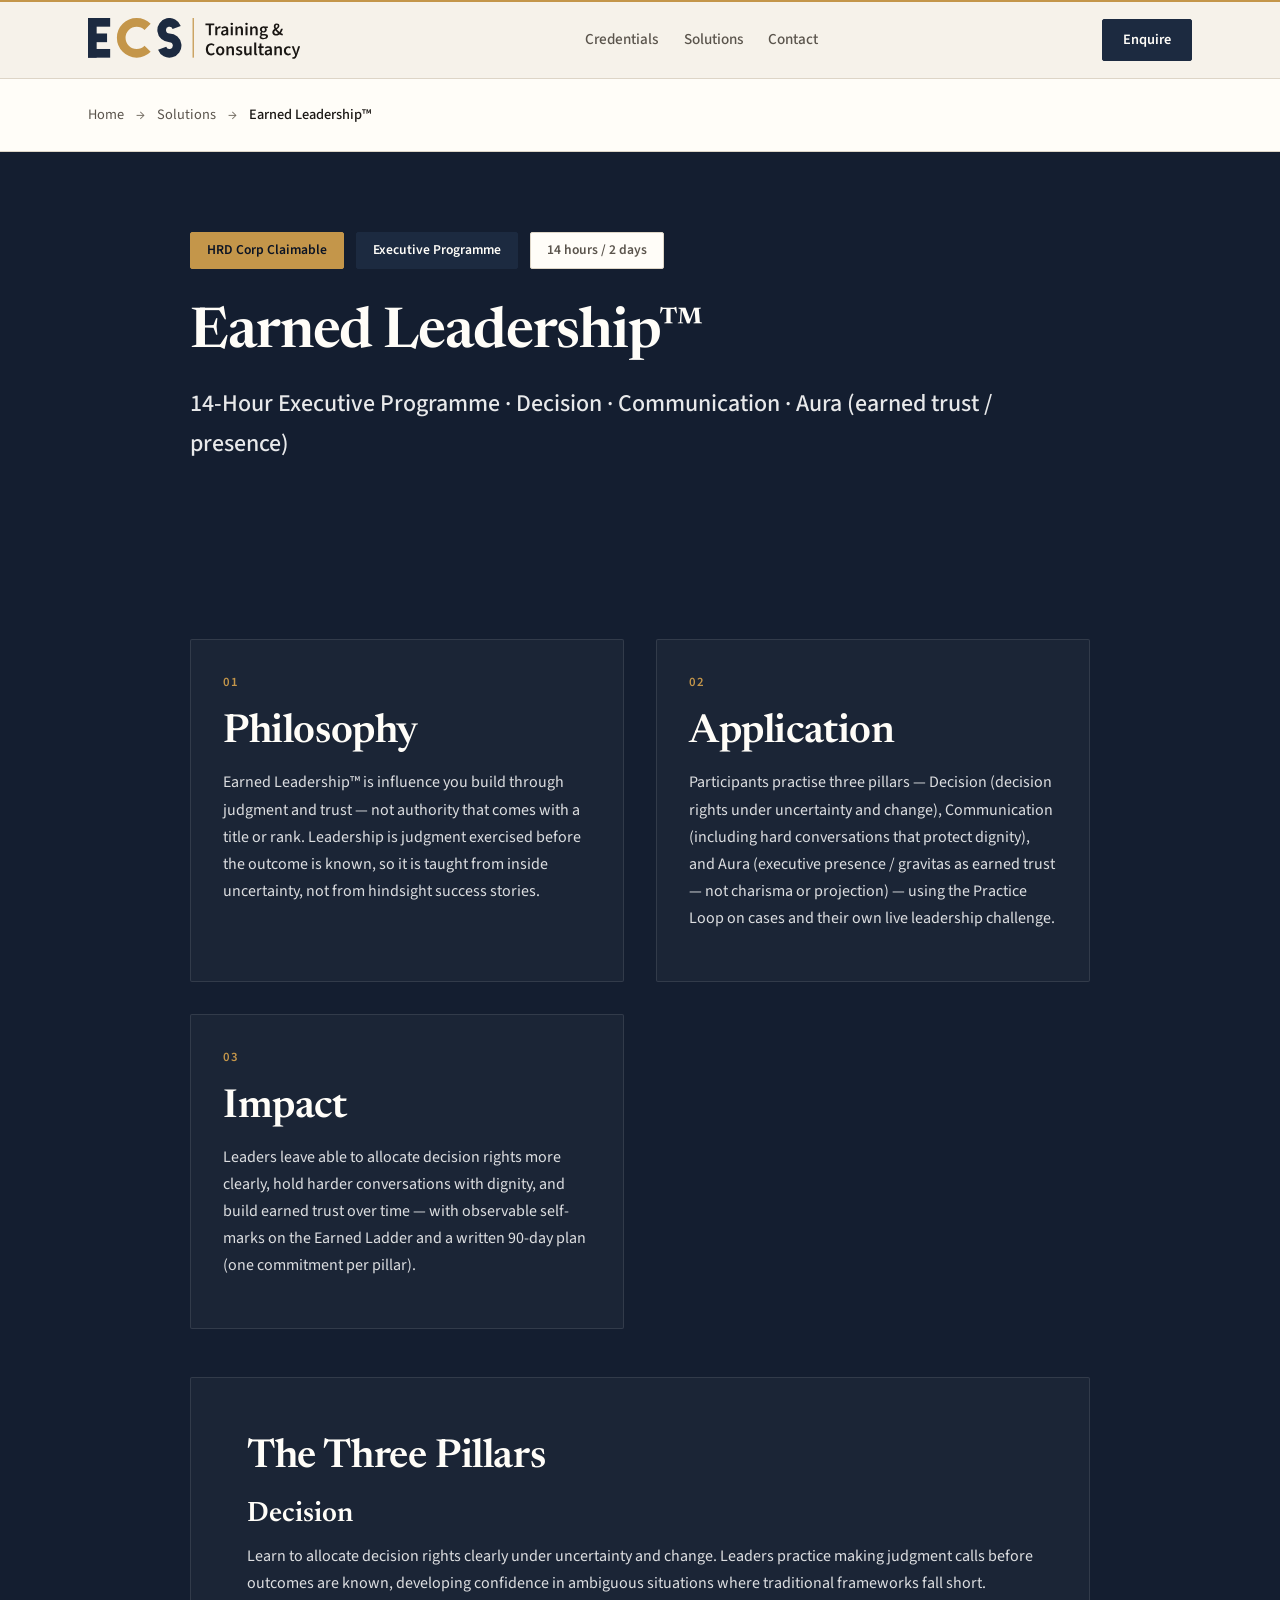
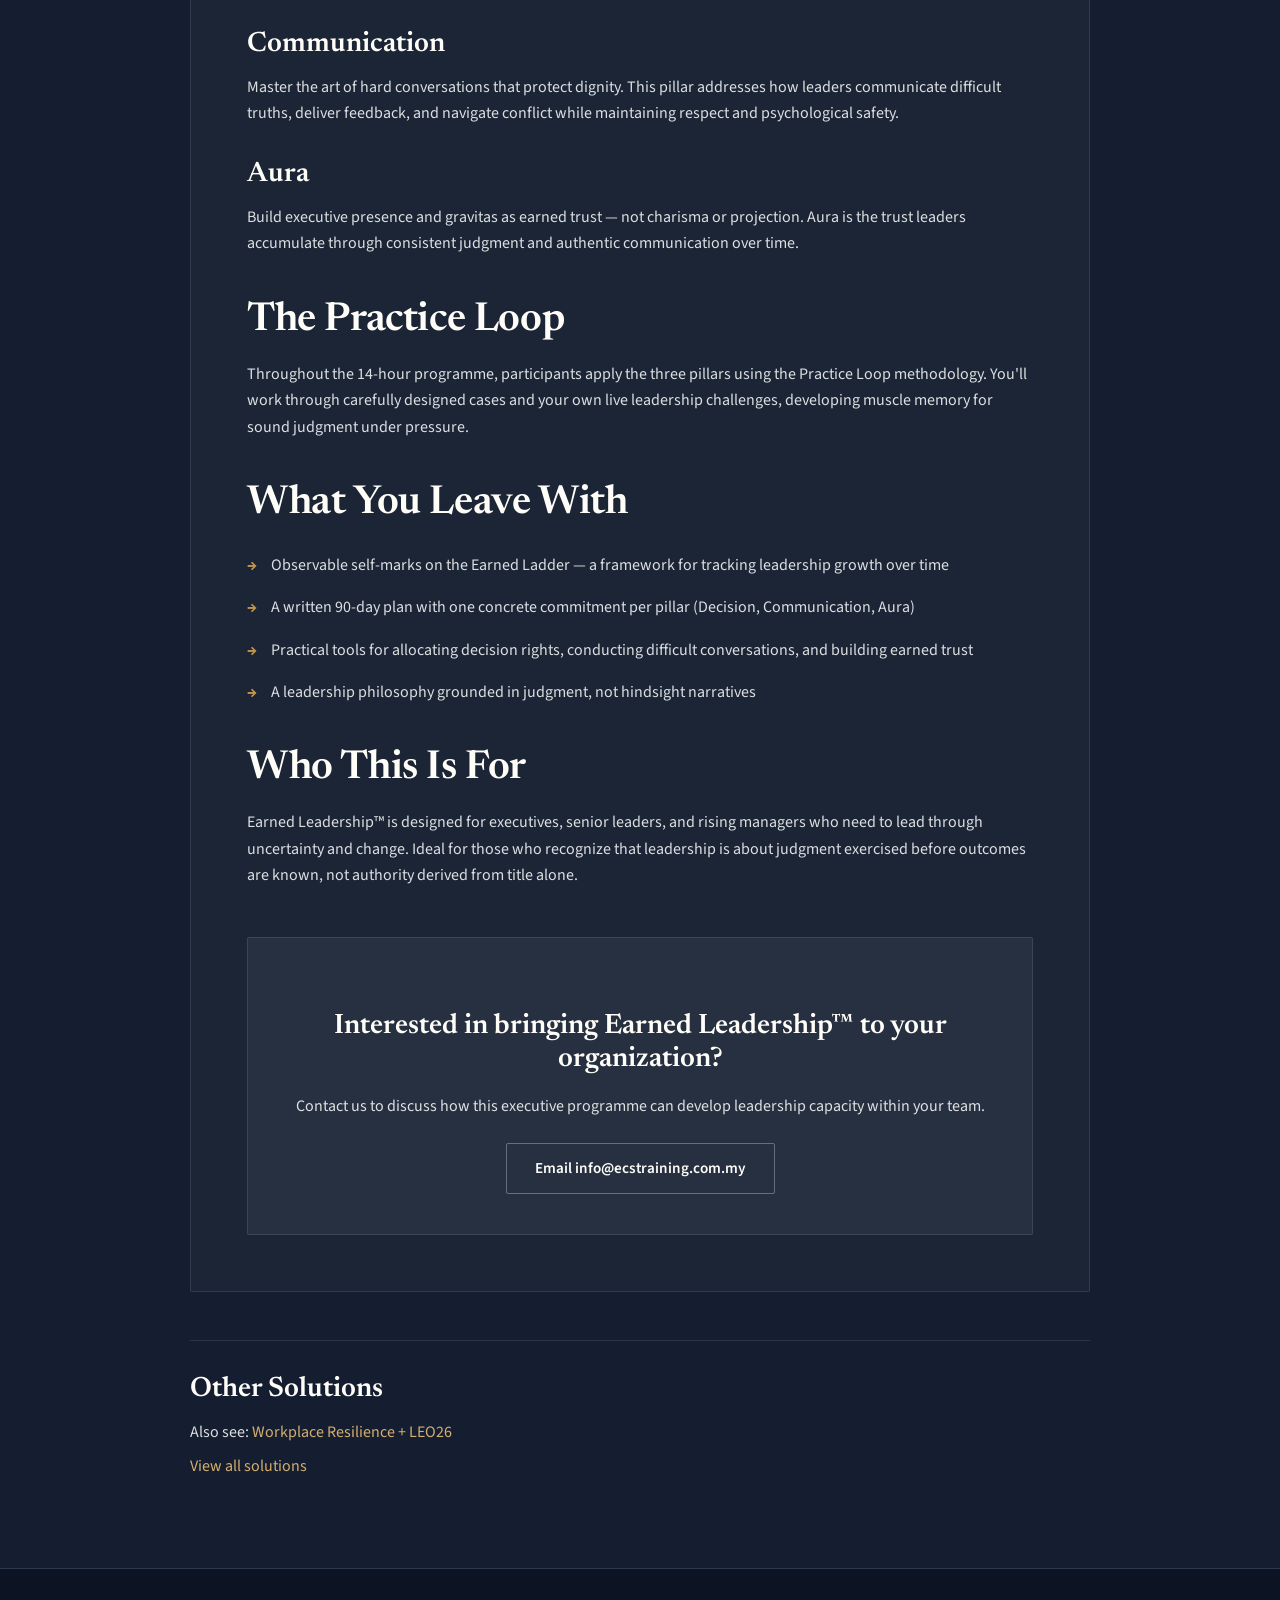
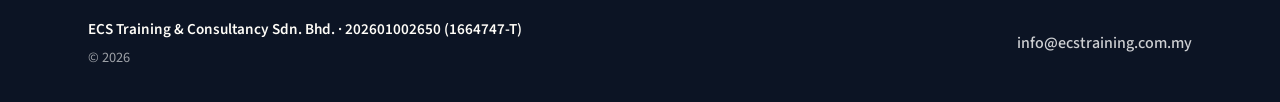
<file: courses/earned-leadership/index.html>
<!DOCTYPE html>
<html lang="en">
<head>
    <meta charset="UTF-8">
    <meta name="viewport" content="width=device-width, initial-scale=1.0">
    <meta name="description" content="Earned Leadership™ is a 14-hour executive programme on judgment, trust, and presence. Three pillars: Decision, Communication, and Aura (earned trust / gravitas).">
    <title>Earned Leadership™ | ECS Training & Consultancy</title>
    <link rel="canonical" href="https://ecstraining.com.my/courses/earned-leadership/">
    
    <!-- Favicon -->
    <link rel="icon" href="/favicon.ico" sizes="16x16 32x32 48x48">
    <link rel="apple-touch-icon" href="/apple-touch-icon.png">
    
    <link rel="preconnect" href="https://fonts.googleapis.com">
    <link rel="preconnect" href="https://fonts.gstatic.com" crossorigin>
    <link href="https://fonts.googleapis.com/css2?family=Newsreader:wght@400;500;600;700&family=Source+Sans+3:wght@400;500;600;700&display=swap" rel="stylesheet">
    <link rel="stylesheet" href="../../styles.css">
    
    <!-- Open Graph -->
    <meta property="og:type" content="website">
    <meta property="og:title" content="Earned Leadership™ | ECS Training & Consultancy">
    <meta property="og:description" content="Earned Leadership™ is a 14-hour executive programme on judgment, trust, and presence. Three pillars: Decision, Communication, and Aura (earned trust / gravitas).">
    <meta property="og:url" content="https://ecstraining.com.my/courses/earned-leadership/">
    <meta property="og:image" content="https://ecstraining.com.my/og-image.png">
    <meta property="og:image:width" content="1200">
    <meta property="og:image:height" content="630">
    <meta property="og:image:alt" content="ECS Training & Consultancy">
    
    <!-- Twitter Card -->
    <meta name="twitter:card" content="summary_large_image">
    <meta name="twitter:title" content="Earned Leadership™ | ECS Training & Consultancy">
    <meta name="twitter:description" content="Earned Leadership™ is a 14-hour executive programme on judgment, trust, and presence. Three pillars: Decision, Communication, and Aura (earned trust / gravitas).">
    <meta name="twitter:image" content="https://ecstraining.com.my/og-image.png">
</head>
<body>
    <!-- Site Header -->
    <header class="site-header">
        <div class="header-rule"></div>
        <div class="container">
            <div class="header-content">
                <div class="header-brand">
                    <a href="/">
                        <img src="/ecs-header-lockup-light.svg" alt="ECS Training &amp; Consultancy" height="44" class="header-logo">
                    </a>
                </div>
                <nav class="header-nav" id="headerNav">
                    <a href="/#credentials" class="nav-link">Credentials</a>
                    <a href="/courses/" class="nav-link">Solutions</a>
                    <a href="/#contact" class="nav-link">Contact</a>
                </nav>
                <div class="header-cta">
                    <a href="mailto:info@ecstraining.com.my" class="btn btn-primary-small">Enquire</a>
                </div>
                <button class="nav-toggle" id="navToggle" aria-label="Toggle navigation">
                    <span></span>
                    <span></span>
                    <span></span>
                </button>
            </div>
        </div>
    </header>

    <!-- Breadcrumb -->
    <section class="breadcrumb-section">
        <div class="container">
            <nav class="breadcrumb" aria-label="Breadcrumb">
                <a href="/" class="breadcrumb-link">Home</a>
                <span class="breadcrumb-separator">→</span>
                <a href="/courses/" class="breadcrumb-link">Solutions</a>
                <span class="breadcrumb-separator">→</span>
                <span class="breadcrumb-current">Earned Leadership™</span>
            </nav>
        </div>
    </section>

    <!-- Course Detail Hero -->
    <section class="course-hero">
        <div class="container">
            <div class="course-hero-content">
                <div class="dossier-meta">
                    <span class="meta-tag meta-claimable">HRD Corp Claimable</span>
                    <span class="meta-tag meta-executive">Executive Programme</span>
                    <span class="meta-tag">14 hours / 2 days</span>
                </div>
                
                <h1 class="course-hero-title">Earned Leadership™</h1>
                <p class="course-hero-subtitle">14-Hour Executive Programme · Decision · Communication · Aura (earned trust / presence)</p>
            </div>
        </div>
    </section>

    <!-- Course Detail Body -->
    <section class="course-detail-section course-detail-dark">
        <div class="container">
            <div class="course-detail">
                <div class="el-grid">
                    <div class="el-card">
                        <div class="el-number">01</div>
                        <h2>Philosophy</h2>
                        <p>Earned Leadership™ is influence you build through judgment and trust — not authority that comes with a title or rank. Leadership is judgment exercised before the outcome is known, so it is taught from inside uncertainty, not from hindsight success stories.</p>
                    </div>
                    <div class="el-card">
                        <div class="el-number">02</div>
                        <h2>Application</h2>
                        <p>Participants practise three pillars — Decision (decision rights under uncertainty and change), Communication (including hard conversations that protect dignity), and Aura (executive presence / gravitas as earned trust — not charisma or projection) — using the Practice Loop on cases and their own live leadership challenge.</p>
                    </div>
                    <div class="el-card">
                        <div class="el-number">03</div>
                        <h2>Impact</h2>
                        <p>Leaders leave able to allocate decision rights more clearly, hold harder conversations with dignity, and build earned trust over time — with observable self-marks on the Earned Ladder and a written 90-day plan (one commitment per pillar).</p>
                    </div>
                </div>

                <div class="course-detail-body">
                    <h2>The Three Pillars</h2>
                    
                    <div class="pillar-section">
                        <h3>Decision</h3>
                        <p>Learn to allocate decision rights clearly under uncertainty and change. Leaders practice making judgment calls before outcomes are known, developing confidence in ambiguous situations where traditional frameworks fall short.</p>
                    </div>

                    <div class="pillar-section">
                        <h3>Communication</h3>
                        <p>Master the art of hard conversations that protect dignity. This pillar addresses how leaders communicate difficult truths, deliver feedback, and navigate conflict while maintaining respect and psychological safety.</p>
                    </div>

                    <div class="pillar-section">
                        <h3>Aura</h3>
                        <p>Build executive presence and gravitas as earned trust — not charisma or projection. Aura is the trust leaders accumulate through consistent judgment and authentic communication over time.</p>
                    </div>

                    <h2>The Practice Loop</h2>
                    <p>Throughout the 14-hour programme, participants apply the three pillars using the Practice Loop methodology. You'll work through carefully designed cases and your own live leadership challenges, developing muscle memory for sound judgment under pressure.</p>

                    <h2>What You Leave With</h2>
                    <ul class="dossier-list">
                        <li>Observable self-marks on the Earned Ladder — a framework for tracking leadership growth over time</li>
                        <li>A written 90-day plan with one concrete commitment per pillar (Decision, Communication, Aura)</li>
                        <li>Practical tools for allocating decision rights, conducting difficult conversations, and building earned trust</li>
                        <li>A leadership philosophy grounded in judgment, not hindsight narratives</li>
                    </ul>

                    <h2>Who This Is For</h2>
                    <p>Earned Leadership™ is designed for executives, senior leaders, and rising managers who need to lead through uncertainty and change. Ideal for those who recognize that leadership is about judgment exercised before outcomes are known, not authority derived from title alone.</p>

                    <div class="course-cta-box course-cta-dark">
                        <h3>Interested in bringing Earned Leadership™ to your organization?</h3>
                        <p>Contact us to discuss how this executive programme can develop leadership capacity within your team.</p>
                        <a href="mailto:info@ecstraining.com.my" class="btn btn-secondary-light">Email info@ecstraining.com.my</a>
                    </div>
                </div>

                <div class="course-detail-footer course-footer-dark">
                    <div class="related-courses">
                        <h3>Other Solutions</h3>
                        <p>Also see: <a href="/courses/workplace-resilience-leo26/">Workplace Resilience + LEO26</a></p>
                        <p><a href="/courses/">View all solutions</a></p>
                    </div>
                </div>
            </div>
        </div>
    </section>

    <!-- Footer -->
    <footer class="site-footer">
        <div class="container">
            <div class="footer-content">
                <div class="footer-company">
                    <p class="footer-legal">ECS Training & Consultancy Sdn. Bhd. · 202601002650 (1664747-T)</p>
                    <p class="footer-year">&copy; 2026</p>
                </div>
                <div class="footer-contact">
                    <a href="mailto:info@ecstraining.com.my">info@ecstraining.com.my</a>
                </div>
            </div>
        </div>
    </footer>

    <script type="application/ld+json">
    {
        "@context": "https://schema.org",
        "@graph": [
            {
                "@type": "Organization",
                "@id": "https://ecstraining.com.my/#organization",
                "name": "ECS Training & Consultancy Sdn. Bhd.",
                "legalName": "ECS TRAINING & CONSULTANCY SDN. BHD.",
                "url": "https://ecstraining.com.my/",
                "email": "info@ecstraining.com.my",
                "identifier": {
                    "@type": "PropertyValue",
                    "propertyID": "SSM",
                    "value": "202601002650 (1664747-T)"
                },
                "sameAs": [
                    "https://drelijah.org/"
                ],
                "employee": {
                    "@id": "https://ecstraining.com.my/#elijah-ting"
                }
            },
            {
                "@type": "Person",
                "@id": "https://ecstraining.com.my/#elijah-ting",
                "name": "Elijah Ting, ED – L&D",
                "alternateName": [
                    "Dr Elijah Ting",
                    "Ting Moi Kieng"
                ],
                "jobTitle": "Principal Consultant & Lead Trainer",
                "url": "https://drelijah.org",
                "sameAs": [
                    "https://drelijah.org/"
                ],
                "worksFor": {
                    "@id": "https://ecstraining.com.my/#organization"
                }
            },
            {
                "@type": "Course",
                "@id": "https://ecstraining.com.my/courses/earned-leadership/#course",
                "name": "Earned Leadership™",
                "alternateName": "Earned Leadership™: Decision, Communication and Aura",
                "description": "14-hour executive programme on judgment, trust, and presence. Three pillars: Decision (decision rights under uncertainty), Communication (hard conversations with dignity), and Aura (executive presence as earned trust).",
                "provider": {
                    "@id": "https://ecstraining.com.my/#organization"
                },
                "url": "https://ecstraining.com.my/courses/earned-leadership/",
                "timeRequired": "PT14H",
                "inLanguage": "en"
            },
            {
                "@type": "WebPage",
                "@id": "https://ecstraining.com.my/courses/earned-leadership/#webpage",
                "url": "https://ecstraining.com.my/courses/earned-leadership/",
                "name": "Earned Leadership™ | ECS Training & Consultancy",
                "description": "Earned Leadership™ is a 14-hour executive programme on judgment, trust, and presence. Three pillars: Decision, Communication, and Aura (earned trust / gravitas).",
                "isPartOf": {
                    "@id": "https://ecstraining.com.my/#website"
                },
                "about": {
                    "@id": "https://ecstraining.com.my/courses/earned-leadership/#course"
                }
            },
            {
                "@type": "WebSite",
                "@id": "https://ecstraining.com.my/#website",
                "url": "https://ecstraining.com.my/",
                "name": "ECS Training & Consultancy",
                "publisher": {
                    "@id": "https://ecstraining.com.my/#organization"
                }
            }
        ]
    }
    </script>

    <script>
        // Mobile nav toggle
        const navToggle = document.getElementById('navToggle');
        const headerNav = document.getElementById('headerNav');
        
        navToggle.addEventListener('click', () => {
            headerNav.classList.toggle('active');
            navToggle.classList.toggle('active');
        });

        // Close mobile nav when clicking a link
        document.querySelectorAll('.nav-link').forEach(link => {
            link.addEventListener('click', () => {
                headerNav.classList.remove('active');
                navToggle.classList.remove('active');
            });
        });

        // Sticky header
        let lastScroll = 0;
        const header = document.querySelector('.site-header');
        
        window.addEventListener('scroll', () => {
            const currentScroll = window.pageYOffset;
            
            if (currentScroll > 100) {
                header.classList.add('scrolled');
            } else {
                header.classList.remove('scrolled');
            }
            
            lastScroll = currentScroll;
        });
    </script>
</body>
</html>
</file>
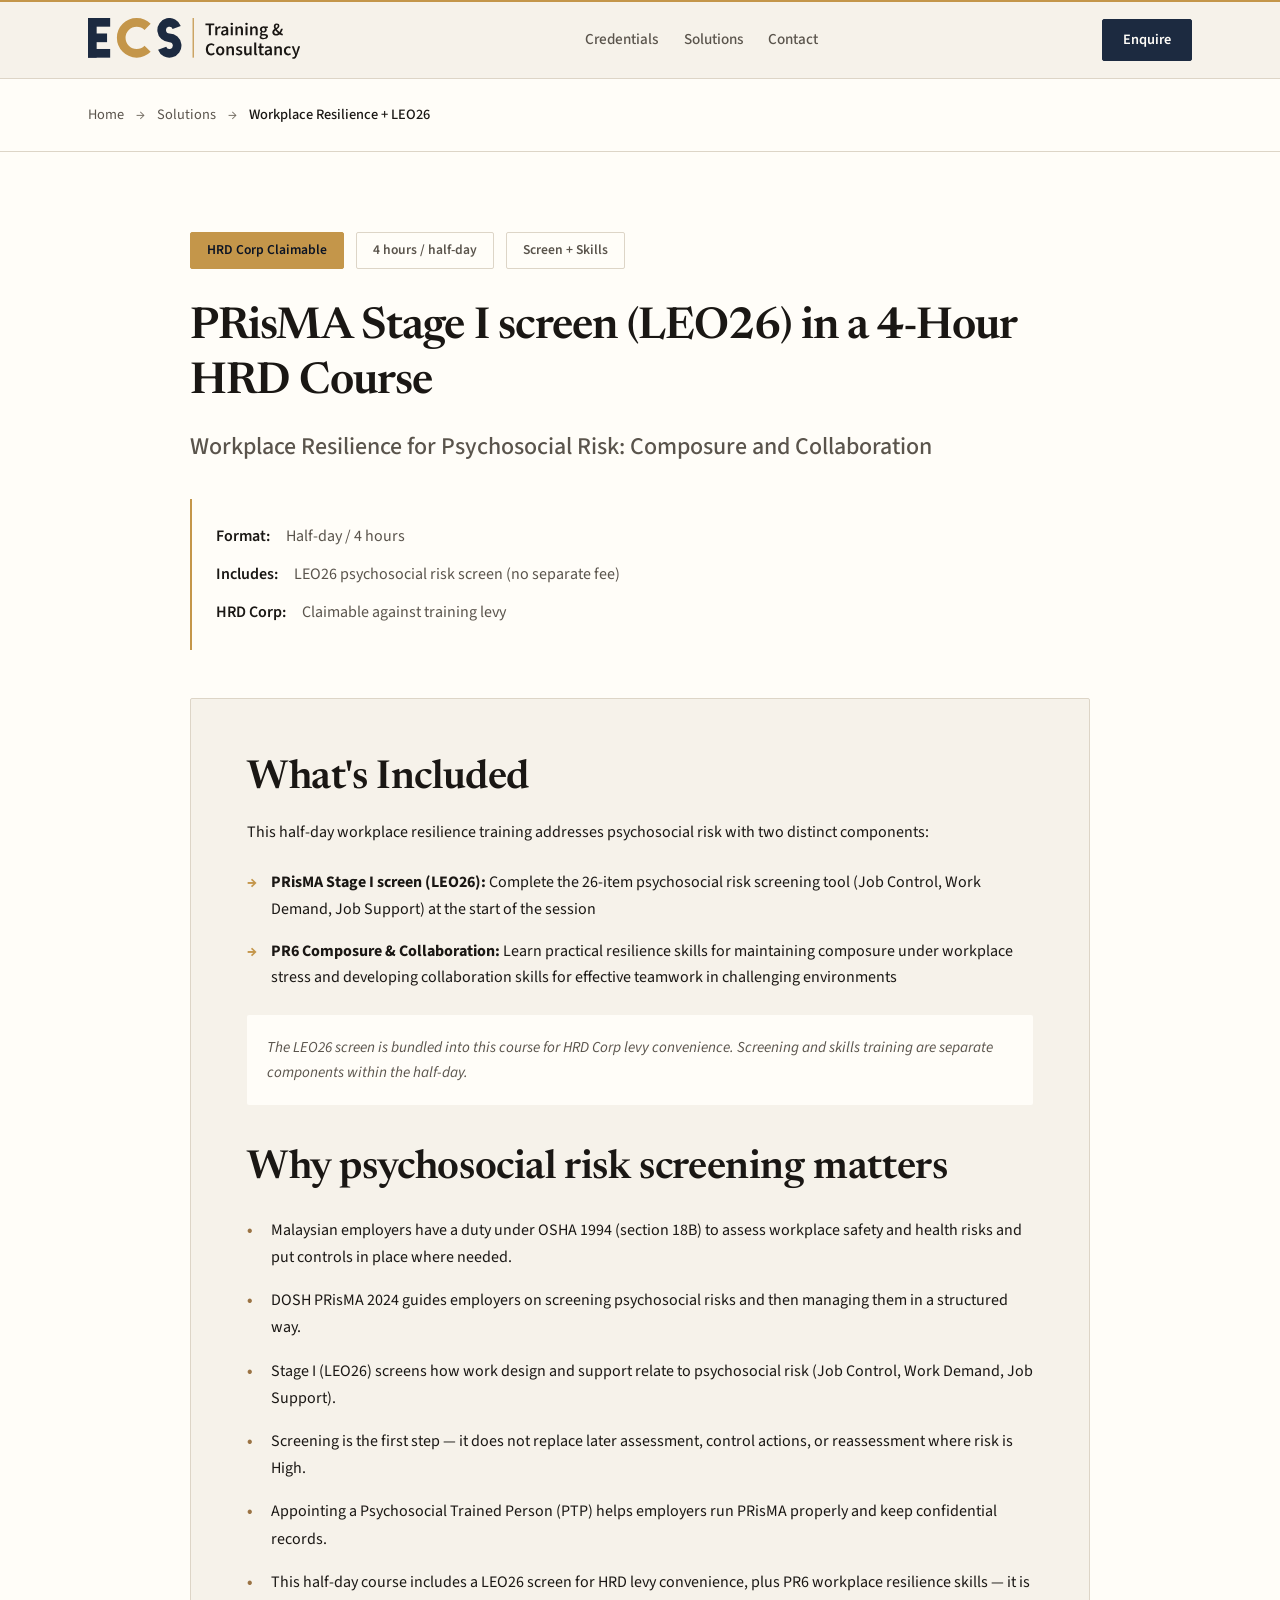
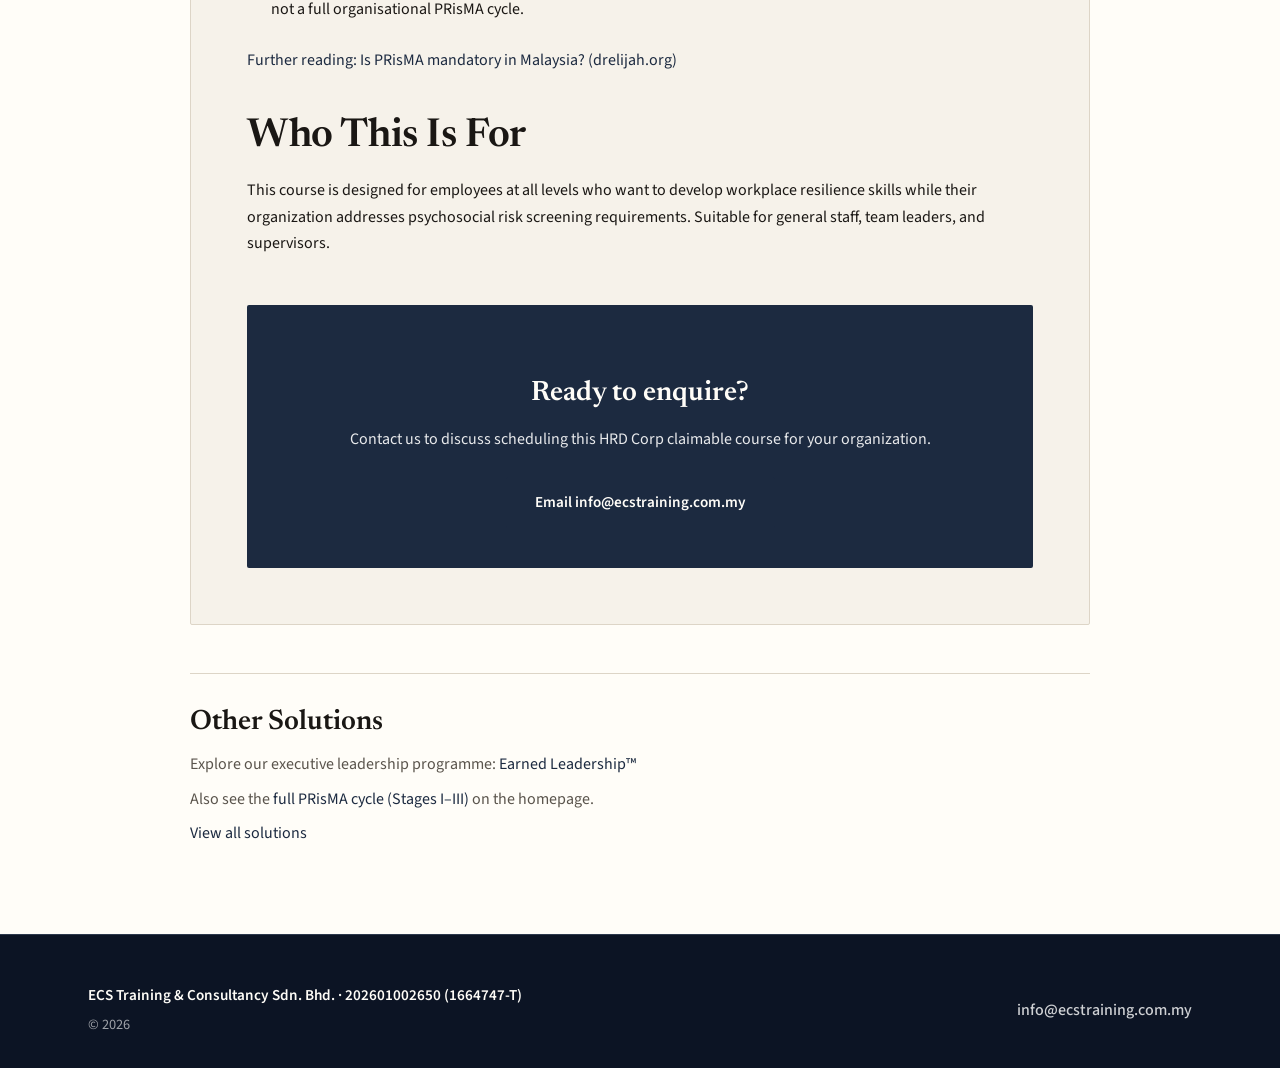
<file: courses/workplace-resilience-leo26/index.html>
<!DOCTYPE html>
<html lang="en">
<head>
    <meta charset="UTF-8">
    <meta name="viewport" content="width=device-width, initial-scale=1.0">
    <meta name="description" content="HRD Corp claimable 4-hour workplace resilience course including PRisMA Stage I screen (LEO26) psychosocial risk screen and PR6 composure & collaboration skills training.">
    <title>PRisMA Stage I screen (LEO26) in a 4-Hour HRD Course | ECS Training</title>
    <link rel="canonical" href="https://ecstraining.com.my/courses/workplace-resilience-leo26/">
    
    <!-- Favicon -->
    <link rel="icon" href="/favicon.ico" sizes="16x16 32x32 48x48">
    <link rel="apple-touch-icon" href="/apple-touch-icon.png">
    
    <link rel="preconnect" href="https://fonts.googleapis.com">
    <link rel="preconnect" href="https://fonts.gstatic.com" crossorigin>
    <link href="https://fonts.googleapis.com/css2?family=Newsreader:wght@400;500;600;700&family=Source+Sans+3:wght@400;500;600;700&display=swap" rel="stylesheet">
    <link rel="stylesheet" href="../../styles.css">
    
    <!-- Open Graph -->
    <meta property="og:type" content="website">
    <meta property="og:title" content="PRisMA Stage I screen (LEO26) in a 4-Hour HRD Course | ECS Training">
    <meta property="og:description" content="HRD Corp claimable 4-hour workplace resilience course including PRisMA Stage I screen (LEO26) psychosocial risk screen and PR6 composure & collaboration skills training.">
    <meta property="og:url" content="https://ecstraining.com.my/courses/workplace-resilience-leo26/">
    <meta property="og:image" content="https://ecstraining.com.my/og-image.png">
    <meta property="og:image:width" content="1200">
    <meta property="og:image:height" content="630">
    <meta property="og:image:alt" content="ECS Training & Consultancy">
    
    <!-- Twitter Card -->
    <meta name="twitter:card" content="summary_large_image">
    <meta name="twitter:title" content="PRisMA Stage I screen (LEO26) in a 4-Hour HRD Course | ECS Training">
    <meta name="twitter:description" content="HRD Corp claimable 4-hour workplace resilience course including PRisMA Stage I screen (LEO26) psychosocial risk screen and PR6 composure & collaboration skills training.">
    <meta name="twitter:image" content="https://ecstraining.com.my/og-image.png">
</head>
<body>
    <!-- Site Header -->
    <header class="site-header">
        <div class="header-rule"></div>
        <div class="container">
            <div class="header-content">
                <div class="header-brand">
                    <a href="/">
                        <img src="/ecs-header-lockup-light.svg" alt="ECS Training &amp; Consultancy" height="44" class="header-logo">
                    </a>
                </div>
                <nav class="header-nav" id="headerNav">
                    <a href="/#credentials" class="nav-link">Credentials</a>
                    <a href="/courses/" class="nav-link">Solutions</a>
                    <a href="/#contact" class="nav-link">Contact</a>
                </nav>
                <div class="header-cta">
                    <a href="mailto:info@ecstraining.com.my" class="btn btn-primary-small">Enquire</a>
                </div>
                <button class="nav-toggle" id="navToggle" aria-label="Toggle navigation">
                    <span></span>
                    <span></span>
                    <span></span>
                </button>
            </div>
        </div>
    </header>

    <!-- Breadcrumb -->
    <section class="breadcrumb-section">
        <div class="container">
            <nav class="breadcrumb" aria-label="Breadcrumb">
                <a href="/" class="breadcrumb-link">Home</a>
                <span class="breadcrumb-separator">→</span>
                <a href="/courses/" class="breadcrumb-link">Solutions</a>
                <span class="breadcrumb-separator">→</span>
                <span class="breadcrumb-current">Workplace Resilience + LEO26</span>
            </nav>
        </div>
    </section>

    <!-- Course Detail -->
    <section class="course-detail-section">
        <div class="container">
            <div class="course-detail">
                <div class="course-detail-header">
                    <div class="dossier-meta">
                        <span class="meta-tag meta-claimable">HRD Corp Claimable</span>
                        <span class="meta-tag">4 hours / half-day</span>
                        <span class="meta-tag">Screen + Skills</span>
                    </div>
                    
                    <h1 class="course-detail-title">PRisMA Stage I screen (LEO26) in a 4-Hour HRD Course</h1>
                    <p class="course-detail-subtitle">Workplace Resilience for Psychosocial Risk: Composure and Collaboration</p>
                    
                    <div class="dossier-details">
                        <div class="detail-row">
                            <span class="detail-label">Format:</span>
                            <span class="detail-value">Half-day / 4 hours</span>
                        </div>
                        <div class="detail-row">
                            <span class="detail-label">Includes:</span>
                            <span class="detail-value">LEO26 psychosocial risk screen (no separate fee)</span>
                        </div>
                        <div class="detail-row">
                            <span class="detail-label">HRD Corp:</span>
                            <span class="detail-value">Claimable against training levy</span>
                        </div>
                    </div>
                </div>

                <div class="course-detail-body">
                    <h2>What's Included</h2>
                    <p>This half-day workplace resilience training addresses psychosocial risk with two distinct components:</p>
                    <ul class="dossier-list">
                        <li><strong>PRisMA Stage I screen (LEO26):</strong> Complete the 26-item psychosocial risk screening tool (Job Control, Work Demand, Job Support) at the start of the session</li>
                        <li><strong>PR6 Composure & Collaboration:</strong> Learn practical resilience skills for maintaining composure under workplace stress and developing collaboration skills for effective teamwork in challenging environments</li>
                    </ul>
                    <p class="dossier-note"><em>The LEO26 screen is bundled into this course for HRD Corp levy convenience. Screening and skills training are separate components within the half-day.</em></p>

                    <h2>Why psychosocial risk screening matters</h2>
                    <ul class="compliance-list">
                        <li>Malaysian employers have a duty under OSHA 1994 (section 18B) to assess workplace safety and health risks and put controls in place where needed.</li>
                        <li>DOSH PRisMA 2024 guides employers on screening psychosocial risks and then managing them in a structured way.</li>
                        <li>Stage I (LEO26) screens how work design and support relate to psychosocial risk (Job Control, Work Demand, Job Support).</li>
                        <li>Screening is the first step — it does not replace later assessment, control actions, or reassessment where risk is High.</li>
                        <li>Appointing a Psychosocial Trained Person (PTP) helps employers run PRisMA properly and keep confidential records.</li>
                        <li>This half-day course includes a LEO26 screen for HRD levy convenience, plus PR6 workplace resilience skills — it is not a full organisational PRisMA cycle.</li>
                    </ul>
                    <p><a href="https://drelijah.org/is-prisma-mandatory-malaysia" target="_blank" rel="noopener">Further reading: Is PRisMA mandatory in Malaysia? (drelijah.org)</a></p>

                    <h2>Who This Is For</h2>
                    <p>This course is designed for employees at all levels who want to develop workplace resilience skills while their organization addresses psychosocial risk screening requirements. Suitable for general staff, team leaders, and supervisors.</p>

                    <div class="course-cta-box">
                        <h3>Ready to enquire?</h3>
                        <p>Contact us to discuss scheduling this HRD Corp claimable course for your organization.</p>
                        <a href="mailto:info@ecstraining.com.my" class="btn btn-primary">Email info@ecstraining.com.my</a>
                    </div>
                </div>

                <div class="course-detail-footer">
                    <div class="related-courses">
                        <h3>Other Solutions</h3>
                        <p>Explore our executive leadership programme: <a href="/courses/earned-leadership/">Earned Leadership™</a></p>
                        <p>Also see the <a href="/#prisma-cycle">full PRisMA cycle (Stages I–III)</a> on the homepage.</p>
                        <p><a href="/courses/">View all solutions</a></p>
                    </div>
                </div>
            </div>
        </div>
    </section>

    <!-- Footer -->
    <footer class="site-footer">
        <div class="container">
            <div class="footer-content">
                <div class="footer-company">
                    <p class="footer-legal">ECS Training & Consultancy Sdn. Bhd. · 202601002650 (1664747-T)</p>
                    <p class="footer-year">&copy; 2026</p>
                </div>
                <div class="footer-contact">
                    <a href="mailto:info@ecstraining.com.my">info@ecstraining.com.my</a>
                </div>
            </div>
        </div>
    </footer>

    <script type="application/ld+json">
    {
        "@context": "https://schema.org",
        "@graph": [
            {
                "@type": "Organization",
                "@id": "https://ecstraining.com.my/#organization",
                "name": "ECS Training & Consultancy Sdn. Bhd.",
                "legalName": "ECS TRAINING & CONSULTANCY SDN. BHD.",
                "url": "https://ecstraining.com.my/",
                "email": "info@ecstraining.com.my",
                "identifier": {
                    "@type": "PropertyValue",
                    "propertyID": "SSM",
                    "value": "202601002650 (1664747-T)"
                },
                "sameAs": [
                    "https://drelijah.org/"
                ],
                "employee": {
                    "@id": "https://ecstraining.com.my/#elijah-ting"
                }
            },
            {
                "@type": "Person",
                "@id": "https://ecstraining.com.my/#elijah-ting",
                "name": "Elijah Ting, ED – L&D",
                "alternateName": [
                    "Dr Elijah Ting",
                    "Ting Moi Kieng"
                ],
                "jobTitle": "Principal Consultant & Lead Trainer",
                "url": "https://drelijah.org",
                "sameAs": [
                    "https://drelijah.org/"
                ],
                "worksFor": {
                    "@id": "https://ecstraining.com.my/#organization"
                }
            },
            {
                "@type": "Course",
                "@id": "https://ecstraining.com.my/courses/workplace-resilience-leo26/#course",
                "name": "PRisMA Stage I screen (LEO26) in a 4-Hour HRD Course",
                "alternateName": "Workplace Resilience for Psychosocial Risk: Composure and Collaboration",
                "description": "HRD Corp claimable 4-hour workplace resilience training addressing psychosocial risk with PRisMA Stage I screen (LEO26) and PR6 composure & collaboration skills.",
                "provider": {
                    "@id": "https://ecstraining.com.my/#organization"
                },
                "url": "https://ecstraining.com.my/courses/workplace-resilience-leo26/",
                "timeRequired": "PT4H",
                "inLanguage": "en"
            },
            {
                "@type": "WebPage",
                "@id": "https://ecstraining.com.my/courses/workplace-resilience-leo26/#webpage",
                "url": "https://ecstraining.com.my/courses/workplace-resilience-leo26/",
                "name": "PRisMA Stage I screen (LEO26) in a 4-Hour HRD Course | ECS Training",
                "description": "HRD Corp claimable 4-hour workplace resilience course including PRisMA Stage I screen (LEO26) psychosocial risk screen and PR6 composure & collaboration skills training.",
                "isPartOf": {
                    "@id": "https://ecstraining.com.my/#website"
                },
                "about": {
                    "@id": "https://ecstraining.com.my/courses/workplace-resilience-leo26/#course"
                }
            },
            {
                "@type": "WebSite",
                "@id": "https://ecstraining.com.my/#website",
                "url": "https://ecstraining.com.my/",
                "name": "ECS Training & Consultancy",
                "publisher": {
                    "@id": "https://ecstraining.com.my/#organization"
                }
            }
        ]
    }
    </script>

    <script>
        // Mobile nav toggle
        const navToggle = document.getElementById('navToggle');
        const headerNav = document.getElementById('headerNav');
        
        navToggle.addEventListener('click', () => {
            headerNav.classList.toggle('active');
            navToggle.classList.toggle('active');
        });

        // Close mobile nav when clicking a link
        document.querySelectorAll('.nav-link').forEach(link => {
            link.addEventListener('click', () => {
                headerNav.classList.remove('active');
                navToggle.classList.remove('active');
            });
        });

        // Sticky header
        let lastScroll = 0;
        const header = document.querySelector('.site-header');
        
        window.addEventListener('scroll', () => {
            const currentScroll = window.pageYOffset;
            
            if (currentScroll > 100) {
                header.classList.add('scrolled');
            } else {
                header.classList.remove('scrolled');
            }
            
            lastScroll = currentScroll;
        });
    </script>
</body>
</html>
</file>
<file: styles.css>
/* Reset and Base Styles */
* {
    margin: 0;
    padding: 0;
    box-sizing: border-box;
}

:root {
    /* Navy */
    --navy-deep: #0c1424;
    --navy-dark: #141e30;
    --navy-base: #1c2a40;
    --navy-muted: #2c384c;
    
    /* Paper/Cream */
    --paper: #f6f2ea;
    --paper-light: #fbf8f3;
    --paper-warm: #efe8db;
    --paper-bright: #fffdf8;
    
    /* Gold/Copper */
    --gold: #c4964a;
    --gold-light: #d4ae6e;
    --gold-dark: #9a7344;
    
    /* Ink/Muted */
    --ink: #1a1714;
    --ink-muted: #5a544c;
    --ink-light: #746d63;
    
    /* Lines */
    --line-warm: #ddd5c7;
    --line-navy: #2c384c;
    
    /* Transitions */
    --transition: all 0.2s ease;
}

body {
    font-family: 'Source Sans 3', -apple-system, BlinkMacSystemFont, sans-serif;
    line-height: 1.65;
    color: var(--ink);
    background-color: var(--paper);
    -webkit-font-smoothing: antialiased;
    -moz-osx-font-smoothing: grayscale;
    overflow-x: hidden;
}

.container {
    max-width: 1200px;
    margin: 0 auto;
    padding: 0 clamp(1.25rem, 4vw, 3rem);
    width: 100%;
}

/* Typography */
h1, h2, h3, h4, h5, h6 {
    font-family: 'Newsreader', Georgia, serif;
    line-height: 1.2;
    margin-bottom: 0.75rem;
    color: var(--ink);
    font-weight: 600;
}

h1 {
    font-size: clamp(2rem, 5vw, 3.5rem);
    font-weight: 600;
    letter-spacing: -0.02em;
}

h2 {
    font-size: clamp(1.75rem, 4vw, 2.5rem);
    font-weight: 600;
    letter-spacing: -0.01em;
}

h3 {
    font-size: clamp(1.25rem, 3vw, 1.75rem);
    font-weight: 600;
}

h4 {
    font-size: 1.25rem;
    font-weight: 600;
}

p {
    margin-bottom: 1rem;
}

a {
    color: var(--navy-base);
    text-decoration: none;
    transition: var(--transition);
}

a:hover {
    color: var(--gold);
}

a:focus {
    outline: 1px solid var(--gold);
    outline-offset: 2px;
}

/* Buttons */
.btn {
    display: inline-block;
    padding: 0.75rem 1.75rem;
    border-radius: 2px;
    font-weight: 600;
    font-size: 0.95rem;
    text-align: center;
    cursor: pointer;
    transition: var(--transition);
    border: 1px solid transparent;
    font-family: 'Source Sans 3', sans-serif;
}

.btn-primary {
    background-color: var(--navy-base);
    color: var(--paper-bright);
    border-color: var(--navy-base);
}

.btn-primary:hover {
    background-color: var(--navy-dark);
    border-color: var(--navy-dark);
    color: var(--paper-bright);
}

.btn-primary-small {
    background-color: var(--navy-base);
    color: var(--paper-bright);
    border-color: var(--navy-base);
    padding: 0.5rem 1.25rem;
    font-size: 0.9rem;
}

.btn-primary-small:hover {
    background-color: var(--navy-dark);
    color: var(--paper-bright);
}

.btn-secondary {
    background-color: transparent;
    color: var(--ink);
    border-color: var(--line-warm);
}

.btn-secondary:hover {
    border-color: var(--gold);
    color: var(--gold);
}

.btn-secondary-light {
    background-color: transparent;
    color: var(--paper-bright);
    border-color: rgba(255, 255, 255, 0.3);
}

.btn-secondary-light:hover {
    border-color: var(--gold);
    color: var(--gold);
}

/* Site Header */
.site-header {
    position: sticky;
    top: 0;
    background-color: var(--paper);
    border-bottom: 1px solid var(--line-warm);
    z-index: 1000;
    transition: var(--transition);
}

.site-header.scrolled {
    box-shadow: 0 1px 4px rgba(12, 20, 36, 0.08);
}

.header-rule {
    height: 2px;
    background-color: var(--gold);
}

.header-content {
    display: flex;
    align-items: center;
    justify-content: space-between;
    padding: 1rem 0;
    gap: 1rem;
    width: 100%;
}

.header-brand {
    flex-shrink: 0;
}

.header-brand a {
    display: block;
    line-height: 0;
}

.header-logo {
    display: block;
    height: 44px;
    width: auto;
}

.brand-name {
    font-family: 'Newsreader', serif;
    font-size: 1.1rem;
    font-weight: 600;
    color: var(--ink);
    letter-spacing: -0.01em;
}

.header-nav {
    display: flex;
    gap: clamp(1rem, 2vw, 2rem);
    align-items: center;
}

.nav-link {
    font-size: 0.95rem;
    font-weight: 500;
    color: var(--ink-muted);
    transition: var(--transition);
}

.nav-link:hover {
    color: var(--gold);
}

.header-cta {
    flex-shrink: 0;
}

.nav-toggle {
    display: none;
    flex-direction: column;
    gap: 4px;
    background: none;
    border: none;
    cursor: pointer;
    padding: 0.5rem;
}

.nav-toggle span {
    display: block;
    width: 22px;
    height: 2px;
    background-color: var(--ink);
    transition: var(--transition);
}

.nav-toggle.active span:nth-child(1) {
    transform: rotate(45deg) translate(5px, 5px);
}

.nav-toggle.active span:nth-child(2) {
    opacity: 0;
}

.nav-toggle.active span:nth-child(3) {
    transform: rotate(-45deg) translate(6px, -6px);
}

/* Hero Section */
.hero {
    padding: clamp(3rem, 8vw, 6rem) 0 clamp(4rem, 10vw, 8rem);
    background-color: var(--navy-deep);
    color: var(--paper-bright);
    position: relative;
    overflow: hidden;
}

.hero-content {
    max-width: 800px;
    position: relative;
    z-index: 2;
}

.hero-kicker {
    font-size: 0.85rem;
    font-weight: 600;
    text-transform: uppercase;
    letter-spacing: 0.1em;
    color: var(--gold);
    margin-bottom: 1.5rem;
}

.hero-title {
    font-size: clamp(2.25rem, 6vw, 4rem);
    font-weight: 600;
    color: var(--paper-bright);
    margin-bottom: 1.5rem;
    line-height: 1.15;
}

.hero-lede {
    font-size: clamp(1.1rem, 2vw, 1.35rem);
    line-height: 1.65;
    color: rgba(255, 255, 255, 0.9);
    margin-bottom: 2.5rem;
}

.hero-actions {
    display: flex;
    gap: 1rem;
    flex-wrap: wrap;
}

.hero .btn-primary {
    background-color: var(--gold);
    border-color: var(--gold);
    color: var(--navy-deep);
}

.hero .btn-primary:hover {
    background-color: var(--gold-light);
    border-color: var(--gold-light);
    color: var(--navy-deep);
}

.hero .btn-secondary {
    background-color: transparent;
    color: var(--paper-bright);
    border-color: var(--paper-bright);
}

.hero .btn-secondary:hover {
    border-color: var(--gold);
    color: var(--gold);
}

.hero-accent {
    position: absolute;
    right: -200px;
    top: 50%;
    transform: translateY(-50%);
    width: 600px;
    height: 600px;
    border-radius: 50%;
    border: 1px solid rgba(255, 255, 255, 0.06);
    pointer-events: none;
    z-index: 1;
}

.hero-accent::before {
    content: '';
    position: absolute;
    top: 50%;
    left: 50%;
    transform: translate(-50%, -50%);
    width: 80%;
    height: 80%;
    border-radius: 50%;
    border: 1px solid rgba(255, 255, 255, 0.04);
}

/* Section Titles */
.section-title {
    margin-bottom: 3rem;
    text-align: left;
}

.section-title-light {
    color: var(--paper-bright);
}

.section-kicker {
    display: block;
    font-size: 0.8rem;
    font-weight: 600;
    text-transform: uppercase;
    letter-spacing: 0.1em;
    color: var(--gold);
    margin-bottom: 0.5rem;
    font-family: 'Source Sans 3', sans-serif;
}

/* Credentials Section */
.credentials {
    padding: clamp(3rem, 8vw, 5rem) 0;
    background-color: var(--navy-base);
    color: var(--paper-bright);
}

.credentials .section-title {
    color: var(--paper-bright);
}

.cred-grid {
    display: grid;
    grid-template-columns: repeat(auto-fit, minmax(250px, 1fr));
    gap: 2rem;
}

.cred {
    padding: 1.5rem;
    border: 1px solid var(--line-navy);
    border-radius: 2px;
}

.cred-label {
    font-size: 0.8rem;
    font-weight: 600;
    text-transform: uppercase;
    letter-spacing: 0.08em;
    color: var(--gold);
    margin-bottom: 0.75rem;
}

.cred-value {
    font-size: 1.05rem;
    font-weight: 500;
    color: var(--paper-bright);
    line-height: 1.5;
}

/* Program Section */
.program-section {
    padding: clamp(4rem, 10vw, 6rem) 0;
    background-color: var(--paper-bright);
}

.program-dossier {
    max-width: 900px;
    margin: 0 auto;
    background-color: var(--paper);
    border: 1px solid var(--line-warm);
    border-radius: 2px;
    padding: clamp(2rem, 5vw, 3.5rem);
}

.dossier-meta {
    display: flex;
    gap: 0.75rem;
    margin-bottom: 2rem;
    flex-wrap: wrap;
}

.meta-tag {
    display: inline-block;
    padding: 0.4rem 1rem;
    border: 1px solid var(--line-warm);
    border-radius: 2px;
    font-size: 0.85rem;
    font-weight: 600;
    color: var(--ink-muted);
    background-color: var(--paper-bright);
}

.meta-claimable {
    background-color: var(--gold);
    color: var(--navy-deep);
    border-color: var(--gold);
}

.dossier-title {
    font-size: clamp(1.5rem, 4vw, 2.25rem);
    margin-bottom: 0.75rem;
    line-height: 1.3;
    color: var(--ink);
}

.dossier-subtitle {
    font-size: clamp(1.1rem, 2.5vw, 1.4rem);
    color: var(--ink-muted);
    margin-bottom: 2rem;
    font-family: 'Source Sans 3', sans-serif;
    font-weight: 500;
}

.dossier-details {
    padding: 1.5rem;
    background-color: var(--paper-bright);
    border-left: 2px solid var(--gold);
    margin: 2rem 0;
}

.detail-row {
    display: flex;
    gap: 1rem;
    margin-bottom: 0.75rem;
}

.detail-row:last-child {
    margin-bottom: 0;
}

.detail-label {
    font-weight: 600;
    color: var(--ink);
    flex-shrink: 0;
}

.detail-value {
    color: var(--ink-muted);
}

.dossier-content {
    margin: 2.5rem 0;
}

.dossier-content h4 {
    margin-top: 2.5rem;
    margin-bottom: 1rem;
    color: var(--ink);
}

.dossier-content h4:first-child {
    margin-top: 0;
}

.dossier-list {
    list-style: none;
    margin: 1.5rem 0;
    padding-left: 0;
}

.dossier-list li {
    margin-bottom: 1rem;
    padding-left: 1.5rem;
    position: relative;
    line-height: 1.65;
}

.dossier-list li::before {
    content: "→";
    position: absolute;
    left: 0;
    color: var(--gold);
    font-weight: bold;
}

.compliance-list {
    list-style: none;
    margin: 1.5rem 0;
    padding-left: 0;
}

.compliance-list li {
    margin-bottom: 1rem;
    padding-left: 1.5rem;
    position: relative;
    line-height: 1.7;
}

.compliance-list li::before {
    content: "•";
    position: absolute;
    left: 0;
    color: var(--gold-dark);
    font-weight: bold;
}

.dossier-note {
    font-style: italic;
    color: var(--ink-muted);
    background-color: var(--paper-bright);
    padding: 1.25rem;
    border-radius: 2px;
    margin-top: 1.5rem;
    font-size: 0.95rem;
}

.dossier-cta {
    text-align: center;
    margin-top: 3rem;
}

/* Earned Leadership Section */
.el-section {
    padding: clamp(4rem, 10vw, 6rem) 0;
    background-color: var(--navy-dark);
    color: var(--paper-bright);
}

.el-intro {
    max-width: 800px;
    font-size: clamp(1.05rem, 2vw, 1.25rem);
    margin-bottom: 3.5rem;
    color: rgba(255, 255, 255, 0.9);
    line-height: 1.65;
}

.el-grid {
    display: grid;
    grid-template-columns: repeat(auto-fit, minmax(280px, 1fr));
    gap: 2rem;
    margin-bottom: 3rem;
}

.el-card {
    background-color: rgba(255, 255, 255, 0.03);
    padding: 2rem;
    border: 1px solid rgba(255, 255, 255, 0.1);
    border-radius: 2px;
    transition: var(--transition);
}

.el-card:hover {
    background-color: rgba(255, 255, 255, 0.05);
    border-color: rgba(196, 150, 74, 0.3);
}

.el-number {
    font-size: 0.8rem;
    font-weight: 600;
    color: var(--gold);
    margin-bottom: 1rem;
    letter-spacing: 0.05em;
}

.el-card h3 {
    margin-bottom: 1rem;
    color: var(--paper-bright);
}

.el-card p {
    color: rgba(255, 255, 255, 0.85);
    line-height: 1.7;
}

.el-cta {
    text-align: center;
}

/* Who We Serve Section */
.serve-section {
    padding: clamp(4rem, 10vw, 6rem) 0;
    background-color: var(--paper);
}

.serve-grid {
    display: grid;
    grid-template-columns: repeat(auto-fit, minmax(260px, 1fr));
    gap: 2rem;
}

.serve-card {
    background-color: var(--paper-bright);
    padding: 2rem;
    border: 1px solid var(--line-warm);
    border-radius: 2px;
    transition: var(--transition);
}

.serve-card:hover {
    border-color: var(--gold-light);
}

.serve-card h3 {
    margin-bottom: 0.75rem;
    color: var(--ink);
}

.serve-card p {
    line-height: 1.7;
    color: var(--ink-muted);
}

/* Contact Section */
.contact-section {
    padding: clamp(4rem, 10vw, 6rem) 0;
    background-color: var(--paper-bright);
}

.contact-content {
    max-width: 700px;
    margin: 0 auto;
}

.contact-intro {
    font-size: 1.15rem;
    margin-bottom: 2.5rem;
    color: var(--ink-muted);
    line-height: 1.7;
}

.contact-card {
    background-color: var(--paper);
    padding: 2.5rem;
    border: 1px solid var(--line-warm);
    border-radius: 2px;
    text-align: center;
    margin-bottom: 2rem;
}

.contact-label {
    font-size: 0.8rem;
    font-weight: 600;
    text-transform: uppercase;
    letter-spacing: 0.08em;
    color: var(--ink-muted);
    margin-bottom: 0.75rem;
}

.contact-link {
    font-size: 1.5rem;
    font-weight: 500;
    color: var(--navy-base);
    display: inline-block;
    transition: var(--transition);
}

.contact-link:hover {
    color: var(--gold);
}

.contact-note {
    background-color: var(--paper);
    padding: 2rem;
    border-radius: 2px;
    border-left: 2px solid var(--gold);
}

.contact-note p {
    margin-bottom: 0;
    color: var(--ink-muted);
    line-height: 1.7;
}

/* Footer */
.site-footer {
    padding: 3rem 0 2rem;
    background-color: var(--navy-deep);
    color: rgba(255, 255, 255, 0.8);
    border-top: 1px solid var(--line-navy);
}

.footer-content {
    display: flex;
    justify-content: space-between;
    align-items: center;
    flex-wrap: wrap;
    gap: 2rem;
}

.footer-legal {
    font-weight: 600;
    font-size: 0.95rem;
    color: var(--paper-bright);
    margin-bottom: 0.25rem;
}

.footer-year {
    font-size: 0.9rem;
    color: rgba(255, 255, 255, 0.6);
    margin-bottom: 0;
}

.footer-contact a {
    color: rgba(255, 255, 255, 0.8);
    font-weight: 500;
}

.footer-contact a:hover {
    color: var(--gold);
}

/* Responsive Design */
@media (max-width: 768px) {
    .header-logo {
        height: 36px;
    }
    
    .header-nav {
        display: none;
        position: absolute;
        top: 100%;
        left: 0;
        right: 0;
        background-color: var(--paper);
        border-top: 1px solid var(--line-warm);
        flex-direction: column;
        align-items: stretch;
        padding: 1rem;
        gap: 0;
    }

    .header-nav.active {
        display: flex;
    }

    .nav-link {
        padding: 0.75rem 1rem;
        border-bottom: 1px solid var(--line-warm);
    }

    .nav-link:last-child {
        border-bottom: none;
    }

    .nav-toggle {
        display: flex;
    }

    .hero-accent {
        display: none;
    }

    .hero-actions {
        flex-direction: column;
    }

    .hero-actions .btn {
        width: 100%;
        max-width: 320px;
    }

    .cred-grid,
    .el-grid,
    .serve-grid {
        grid-template-columns: 1fr;
    }

    .program-dossier {
        padding: 2rem 1.5rem;
    }

    .dossier-meta {
        flex-direction: column;
        gap: 0.5rem;
    }

    .meta-tag {
        display: block;
        text-align: center;
    }

    .footer-content {
        flex-direction: column;
        text-align: center;
    }
}

@media (max-width: 480px) {
    .btn {
        padding: 0.65rem 1.5rem;
    }

    .contact-link {
        font-size: 1.25rem;
    }
}

/* Breadcrumb */
.breadcrumb-section {
    padding: 1.5rem 0;
    background-color: var(--paper-bright);
    border-bottom: 1px solid var(--line-warm);
}

.breadcrumb {
    display: flex;
    align-items: center;
    gap: 0.75rem;
    flex-wrap: wrap;
}

.breadcrumb-link {
    font-size: 0.9rem;
    color: var(--ink-muted);
    transition: var(--transition);
}

.breadcrumb-link:hover {
    color: var(--gold);
}

.breadcrumb-separator {
    color: var(--ink-light);
    font-size: 0.9rem;
}

.breadcrumb-current {
    font-size: 0.9rem;
    color: var(--ink);
    font-weight: 500;
}

/* Catalogue Section */
.catalogue-section {
    padding: clamp(4rem, 10vw, 6rem) 0;
    background-color: var(--paper);
}

.page-title {
    margin-bottom: 2rem;
}

.page-kicker {
    display: block;
    font-size: 0.8rem;
    font-weight: 600;
    text-transform: uppercase;
    letter-spacing: 0.1em;
    color: var(--gold);
    margin-bottom: 0.5rem;
    font-family: 'Source Sans 3', sans-serif;
}

.catalogue-intro {
    max-width: 800px;
    font-size: 1.15rem;
    margin-bottom: 3.5rem;
    color: var(--ink-muted);
    line-height: 1.7;
}

.course-cards {
    display: grid;
    grid-template-columns: repeat(auto-fit, minmax(320px, 1fr));
    gap: 2rem;
}

.course-card {
    background-color: var(--paper-bright);
    border: 1px solid var(--line-warm);
    border-radius: 2px;
    padding: 2.5rem;
    transition: var(--transition);
    display: flex;
    flex-direction: column;
}

.course-card:hover {
    border-color: var(--gold-light);
    box-shadow: 0 2px 8px rgba(12, 20, 36, 0.06);
}

.course-card-header {
    margin-bottom: 1.5rem;
}

.course-card .course-meta {
    display: flex;
    gap: 0.75rem;
    margin-bottom: 1.5rem;
    flex-wrap: wrap;
}

.course-card-title {
    font-size: clamp(1.5rem, 3vw, 1.85rem);
    margin-bottom: 0.5rem;
}

.course-card-title a {
    color: var(--ink);
    transition: var(--transition);
}

.course-card-title a:hover {
    color: var(--gold);
}

.course-card-subtitle {
    font-size: 1rem;
    color: var(--ink-muted);
    font-family: 'Source Sans 3', sans-serif;
    margin-bottom: 0;
}

.course-card-body {
    flex: 1;
    margin-bottom: 2rem;
}

.course-card-body p {
    line-height: 1.7;
    color: var(--ink-muted);
    margin-bottom: 0;
}

.course-card-footer {
    margin-top: auto;
}

/* Course Detail Section */
.course-detail-section {
    padding: clamp(3rem, 8vw, 5rem) 0;
    background-color: var(--paper-bright);
}

.course-detail {
    max-width: 900px;
    margin: 0 auto;
}

.course-detail-header {
    margin-bottom: 3rem;
}

.course-detail-title {
    font-size: clamp(2rem, 5vw, 2.75rem);
    margin-bottom: 1rem;
    line-height: 1.25;
    color: var(--ink);
}

.course-detail-subtitle {
    font-size: clamp(1.15rem, 2.5vw, 1.5rem);
    color: var(--ink-muted);
    margin-bottom: 2rem;
    font-family: 'Source Sans 3', sans-serif;
    font-weight: 500;
}

.course-detail-body {
    background-color: var(--paper);
    padding: clamp(2rem, 5vw, 3.5rem);
    border: 1px solid var(--line-warm);
    border-radius: 2px;
}

.course-detail-body h2 {
    margin-top: 2.5rem;
    margin-bottom: 1rem;
    color: var(--ink);
}

.course-detail-body h2:first-child {
    margin-top: 0;
}

.course-detail-body h3 {
    margin-top: 2rem;
    margin-bottom: 0.75rem;
    color: var(--ink);
}

.pillar-section {
    margin-bottom: 2rem;
}

.pillar-section h3 {
    margin-top: 0;
}

.course-cta-box {
    background-color: var(--navy-base);
    color: var(--paper-bright);
    padding: 2.5rem;
    border-radius: 2px;
    margin-top: 3rem;
    text-align: center;
}

.course-cta-box h3 {
    color: var(--paper-bright);
    margin-bottom: 1rem;
}

.course-cta-box p {
    color: rgba(255, 255, 255, 0.9);
    margin-bottom: 1.5rem;
}

.course-cta-dark {
    background-color: rgba(255, 255, 255, 0.05);
    border: 1px solid rgba(255, 255, 255, 0.1);
}

.course-detail-footer {
    margin-top: 3rem;
    padding-top: 2rem;
    border-top: 1px solid var(--line-warm);
}

.course-footer-dark {
    border-top-color: rgba(255, 255, 255, 0.1);
}

.related-courses h3 {
    margin-bottom: 0.75rem;
    color: var(--ink);
}

.related-courses p {
    margin-bottom: 0.5rem;
    color: var(--ink-muted);
}

.related-courses a {
    color: var(--navy-base);
}

.related-courses a:hover {
    color: var(--gold);
}

/* Course Hero (for Earned Leadership) */
.course-hero {
    padding: clamp(3rem, 8vw, 5rem) 0;
    background-color: var(--navy-dark);
    color: var(--paper-bright);
}

.course-hero-content {
    max-width: 900px;
    margin: 0 auto;
}

.course-hero-title {
    font-size: clamp(2.5rem, 6vw, 3.5rem);
    color: var(--paper-bright);
    margin-bottom: 1rem;
}

.course-hero-subtitle {
    font-size: clamp(1.15rem, 2.5vw, 1.5rem);
    color: rgba(255, 255, 255, 0.9);
    font-family: 'Source Sans 3', sans-serif;
    font-weight: 500;
}

.course-detail-dark {
    background-color: var(--navy-dark);
    color: var(--paper-bright);
}

.course-detail-dark .course-detail-body {
    background-color: rgba(255, 255, 255, 0.03);
    border-color: rgba(255, 255, 255, 0.1);
}

.course-detail-dark h2,
.course-detail-dark h3 {
    color: var(--paper-bright);
}

.course-detail-dark p,
.course-detail-dark li {
    color: rgba(255, 255, 255, 0.85);
}

.course-detail-dark .related-courses h3 {
    color: var(--paper-bright);
}

.course-detail-dark .related-courses p {
    color: rgba(255, 255, 255, 0.85);
}

.course-detail-dark .related-courses a {
    color: var(--gold-light);
}

.course-detail-dark .related-courses a:hover {
    color: var(--gold);
}

/* Meta Tag Variants */
.meta-executive {
    background-color: var(--navy-base);
    color: var(--paper-bright);
    border-color: var(--navy-base);
}

/* CTA Section */
.cta-section {
    padding: clamp(4rem, 10vw, 6rem) 0;
    background-color: var(--paper-bright);
    text-align: center;
}

.cta-content {
    max-width: 700px;
    margin: 0 auto;
}

.cta-content h2 {
    margin-bottom: 1rem;
}

.cta-content p {
    font-size: 1.15rem;
    color: var(--ink-muted);
    margin-bottom: 2rem;
}

/* Brand link in header */
.brand-name {
    color: var(--ink);
}

.brand-name:hover {
    color: var(--gold);
}

@media (max-width: 768px) {
    .course-cards {
        grid-template-columns: 1fr;
    }
    
    .course-detail-body {
        padding: 2rem 1.5rem;
    }
}
</file>
